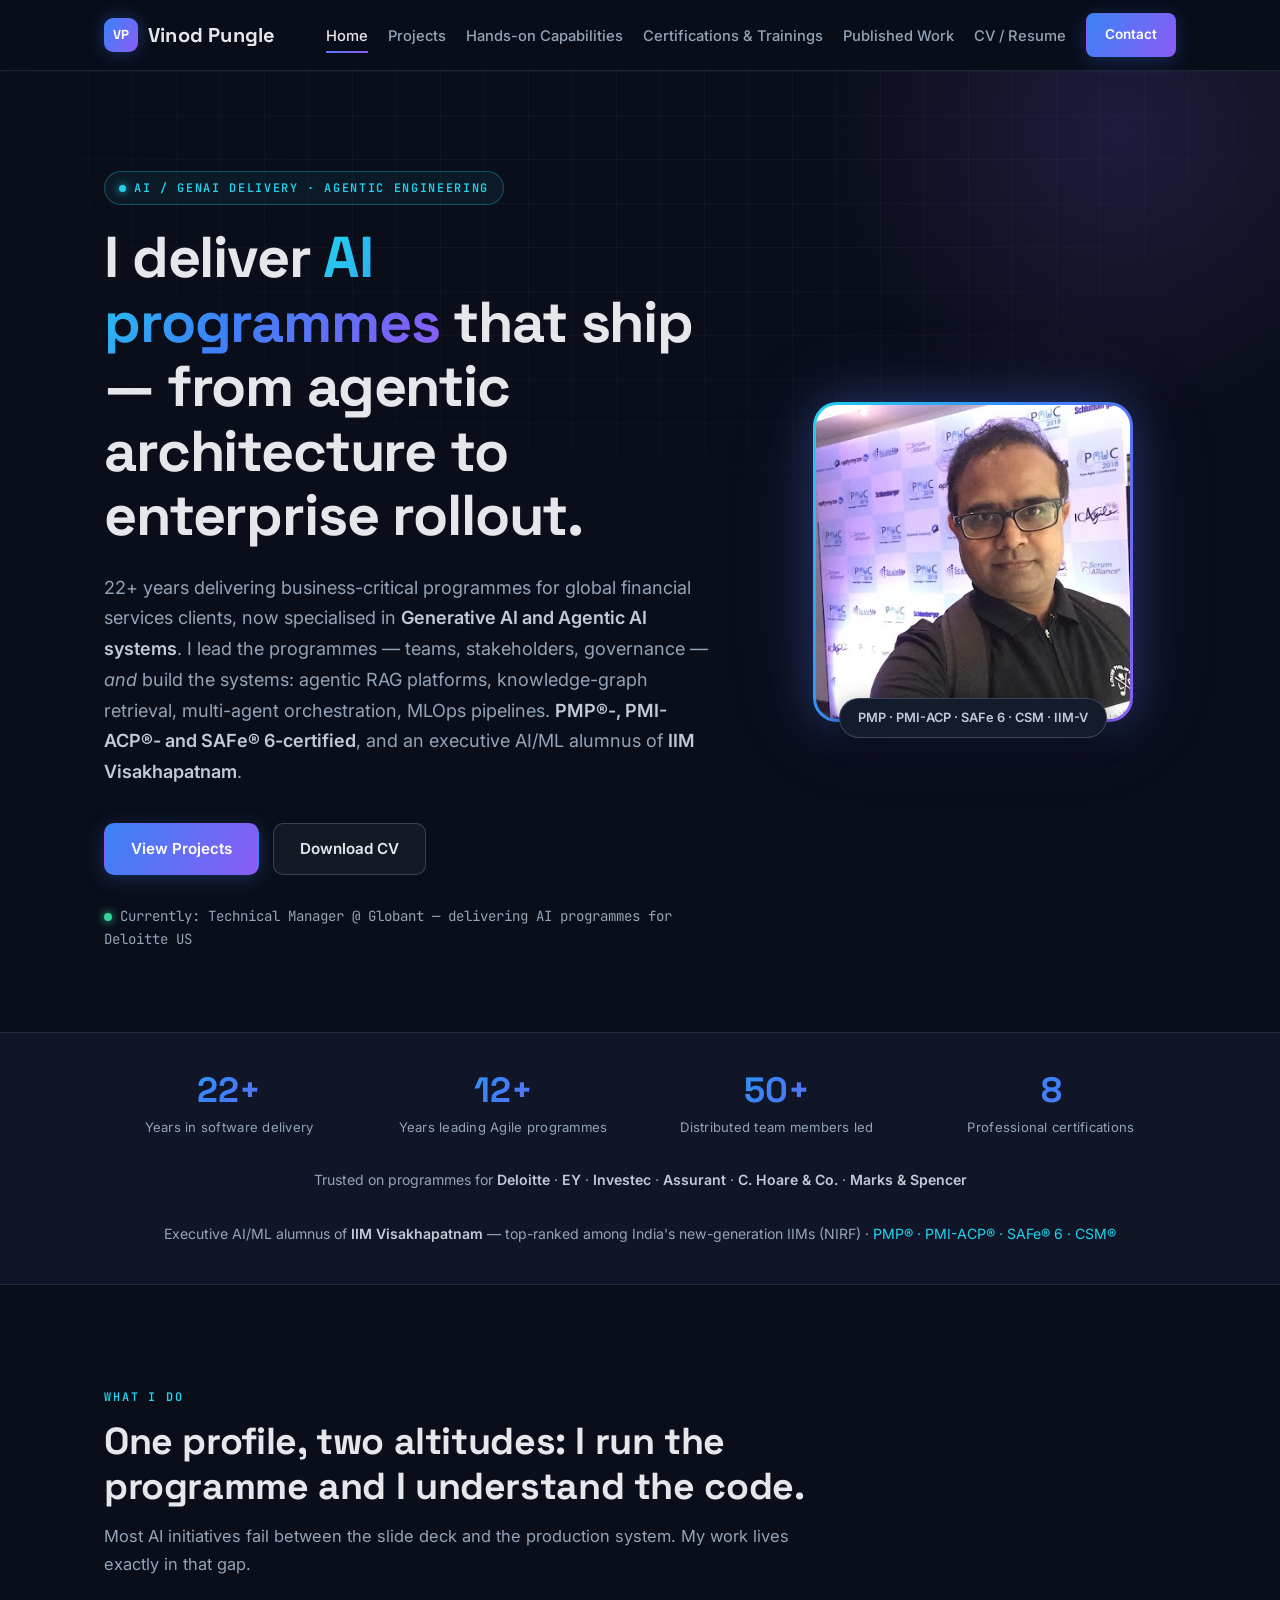
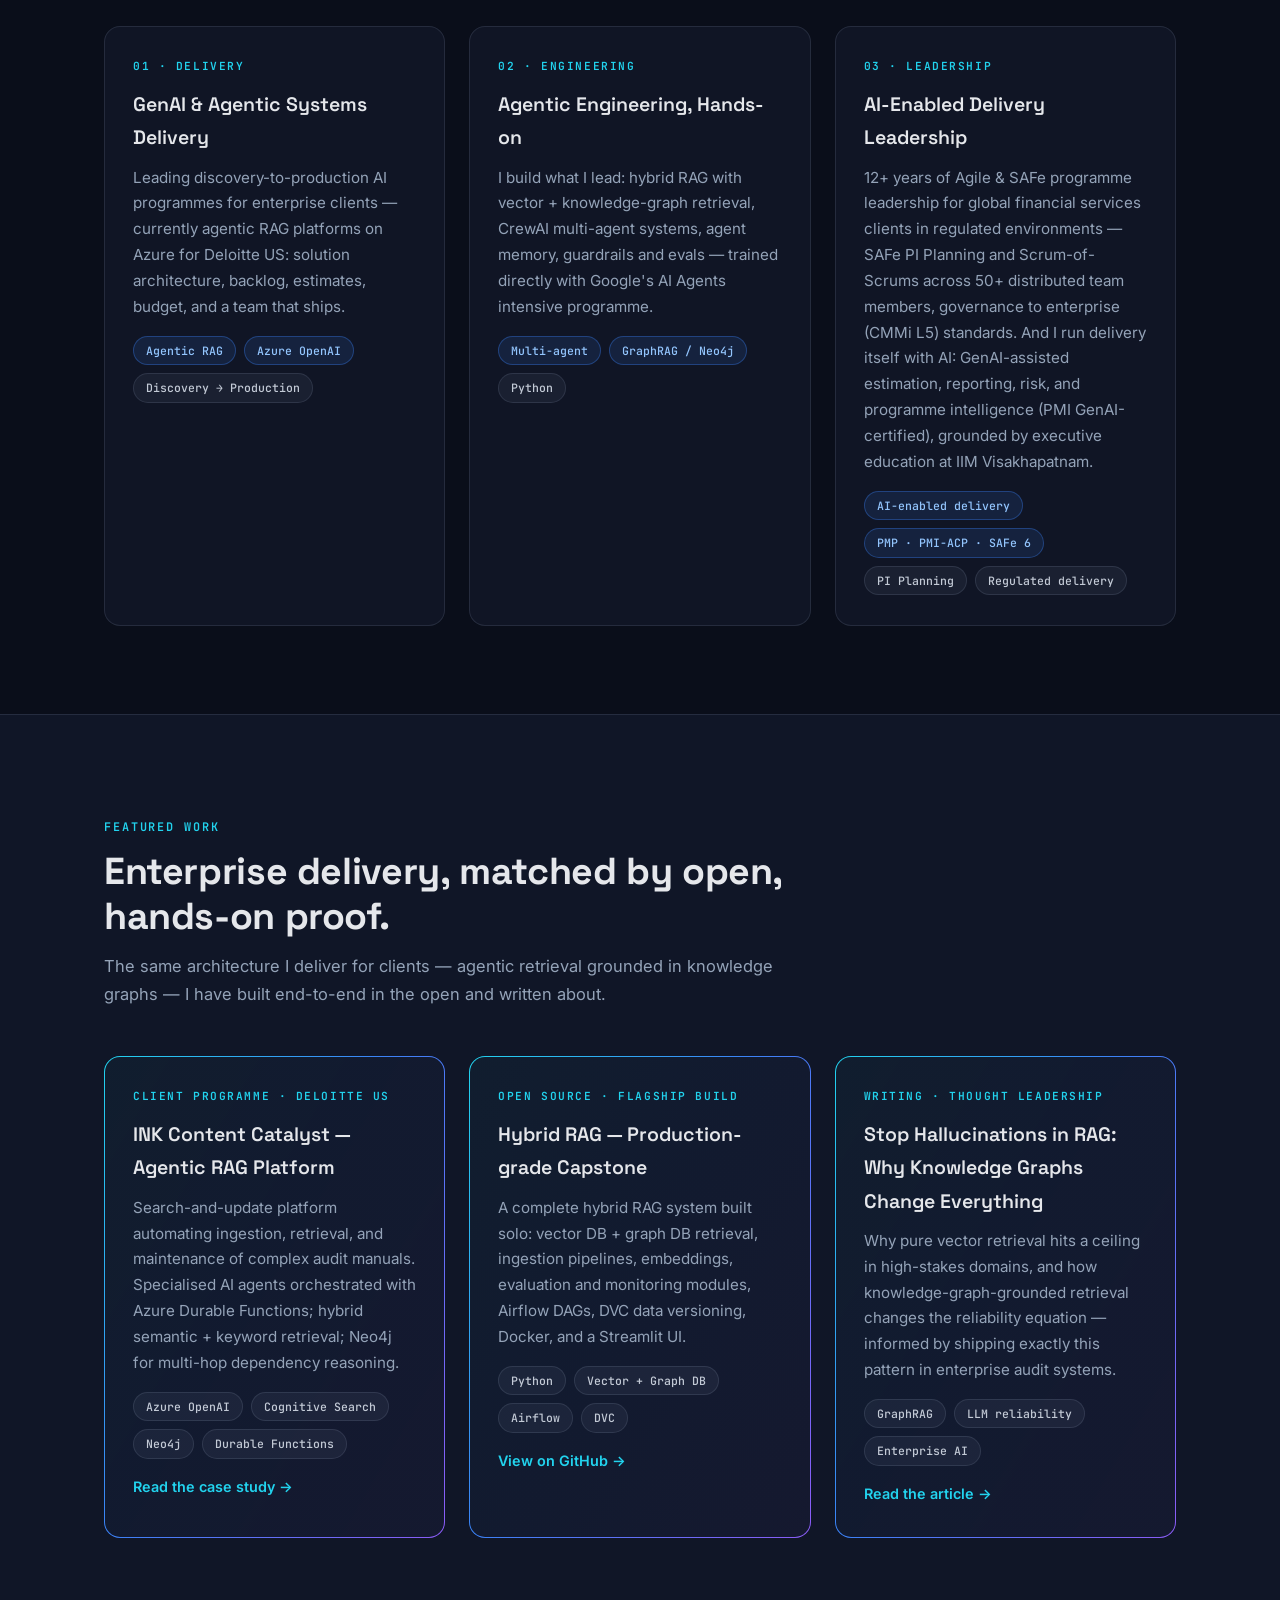
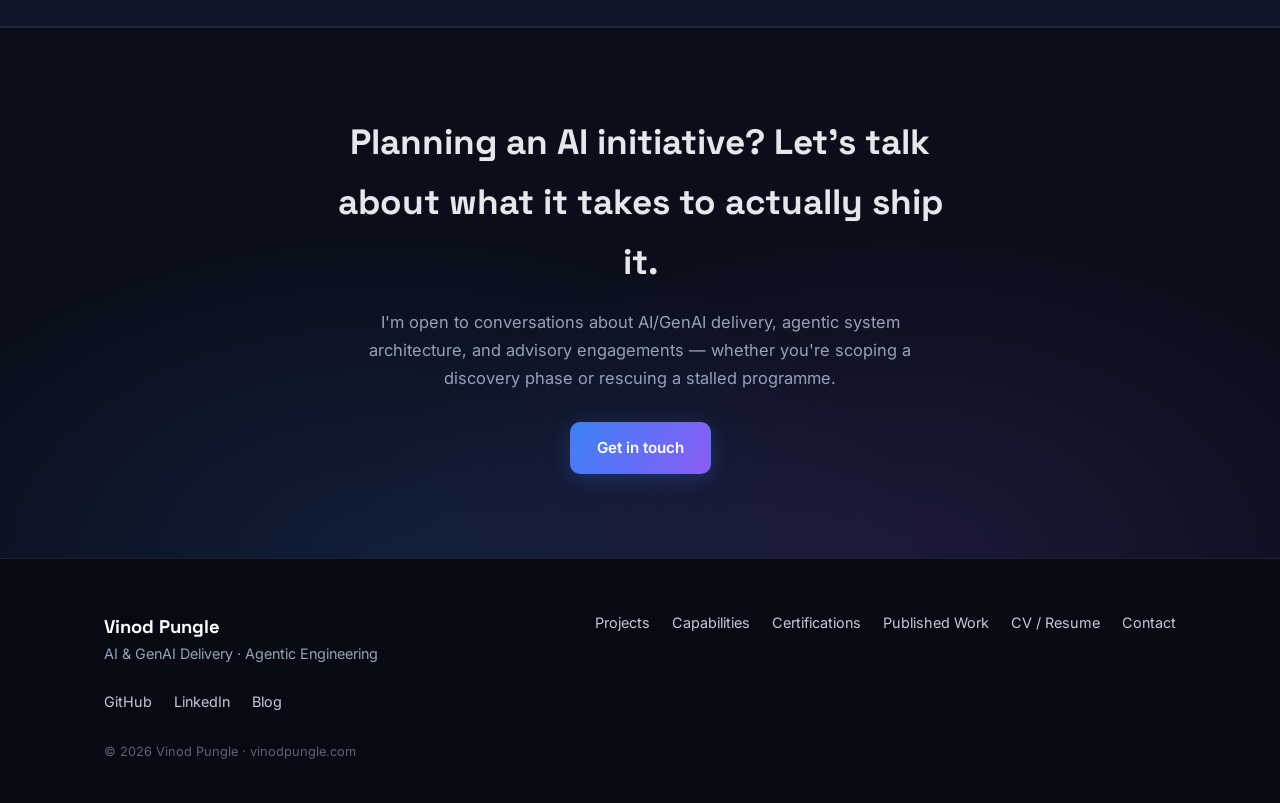
<file: index.html>
<!DOCTYPE html>
<html lang="en">
<head>
  <meta charset="UTF-8" />
  <meta name="viewport" content="width=device-width, initial-scale=1.0" />
  <title>Vinod Pungle — AI &amp; GenAI Delivery Leader · Agentic Engineering</title>
  <meta name="description" content="Vinod Pungle — AI & GenAI delivery leader and agentic engineering specialist. 22+ years delivering enterprise software; now shipping agentic RAG platforms for global clients." />
  <meta property="og:title" content="Vinod Pungle — AI & GenAI Delivery Leader" />
  <meta property="og:description" content="Delivering AI programmes that ship — from agentic architecture to enterprise rollout." />
  <meta property="og:type" content="website" />
  <link rel="icon" type="image/svg+xml" href="assets/favicon.svg" />
  <link rel="preconnect" href="https://fonts.googleapis.com" />
  <link rel="preconnect" href="https://fonts.gstatic.com" crossorigin />
  <link href="https://fonts.googleapis.com/css2?family=Space+Grotesk:wght@500;600;700&family=Inter:wght@400;500;600&family=JetBrains+Mono:wght@400;500;600&display=swap" rel="stylesheet" />
  <link rel="stylesheet" href="css/style.css" />
</head>
<body>

<header class="site-header">
  <div class="container">
    <a class="brand" href="index.html"><span class="brand-mark">VP</span> Vinod Pungle</a>
    <button class="nav-toggle" aria-label="Toggle navigation" aria-expanded="false">☰</button>
    <nav class="site-nav">
      <ul>
        <li><a href="index.html">Home</a></li>
        <li><a href="projects.html">Projects</a></li>
        <li><a href="capabilities.html">Hands-on Capabilities</a></li>
        <li><a href="certifications.html">Certifications &amp; Trainings</a></li>
        <li><a href="writing.html">Published Work</a></li>
        <li><a href="resume.html">CV / Resume</a></li>
        <li><a class="btn btn-primary btn-sm" href="contact.html">Contact</a></li>
      </ul>
    </nav>
  </div>
</header>

<main>

  <!-- Hero -->
  <section class="hero">
    <div class="container">
      <div class="hero-grid">
        <div>
          <span class="eyebrow">AI / GenAI Delivery · Agentic Engineering</span>
          <h1>I deliver <span class="grad-text">AI programmes</span> that ship — from agentic architecture to enterprise rollout.</h1>
          <p class="lede">
            22+ years delivering business-critical programmes for global financial services clients, now specialised in
            <strong>Generative AI and Agentic AI systems</strong>. I lead the programmes — teams, stakeholders, governance —
            <em>and</em> build the systems: agentic RAG platforms, knowledge-graph retrieval, multi-agent orchestration, MLOps pipelines.
            <strong>PMP®-, PMI-ACP®- and SAFe® 6-certified</strong>, and an executive AI/ML alumnus of <strong>IIM Visakhapatnam</strong>.
          </p>
          <div class="hero-actions">
            <a class="btn btn-primary" href="projects.html">View Projects</a>
            <a class="btn btn-secondary" href="assets/Vinod_Pungle_Resume.pdf" download>Download CV</a>
          </div>
          <p class="hero-status"><span class="dot"></span>Currently: Technical Manager @ Globant — delivering AI programmes for Deloitte&nbsp;US</p>
        </div>
        <div class="hero-portrait reveal">
          <div class="frame">
            <img src="assets/img/vinod.jpg" alt="Vinod Pungle" />
          </div>
          <a class="badge" href="certifications.html">PMP · PMI-ACP · SAFe 6 · CSM · IIM-V</a>
        </div>
      </div>
    </div>
  </section>

  <!-- Credibility bar -->
  <section class="cred-bar">
    <div class="container">
      <div class="cred-grid">
        <div><div class="num">22+</div><div class="lbl">Years in software delivery</div></div>
        <div><div class="num">12+</div><div class="lbl">Years leading Agile programmes</div></div>
        <div><div class="num">50+</div><div class="lbl">Distributed team members led</div></div>
        <div><div class="num">8</div><div class="lbl">Professional certifications</div></div>
      </div>
      <p class="client-strip">Trusted on programmes for
        <strong>Deloitte</strong> · <strong>EY</strong> · <strong>Investec</strong> ·
        <strong>Assurant</strong> · <strong>C.&nbsp;Hoare&nbsp;&amp;&nbsp;Co.</strong> · <strong>Marks&nbsp;&amp;&nbsp;Spencer</strong>
      </p>
      <p class="client-strip">Executive AI/ML alumnus of <strong>IIM Visakhapatnam</strong> — top-ranked among India's new-generation IIMs (NIRF) ·
        <a href="certifications.html">PMP® · PMI-ACP® · SAFe® 6 · CSM®</a>
      </p>
    </div>
  </section>

  <!-- What I do -->
  <section class="section">
    <div class="container">
      <div class="section-head reveal">
        <p class="kicker">What I do</p>
        <h2>One profile, two altitudes: I run the programme and I understand the code.</h2>
        <p>Most AI initiatives fail between the slide deck and the production system. My work lives exactly in that gap.</p>
      </div>
      <div class="grid-3">
        <div class="card reveal">
          <p class="kicker">01 · Delivery</p>
          <h3>GenAI &amp; Agentic Systems Delivery</h3>
          <p>Leading discovery-to-production AI programmes for enterprise clients — currently agentic RAG platforms on Azure for Deloitte US: solution architecture, backlog, estimates, budget, and a team that ships.</p>
          <div class="chips">
            <span class="chip accent">Agentic RAG</span><span class="chip accent">Azure OpenAI</span><span class="chip">Discovery → Production</span>
          </div>
        </div>
        <div class="card reveal">
          <p class="kicker">02 · Engineering</p>
          <h3>Agentic Engineering, Hands-on</h3>
          <p>I build what I lead: hybrid RAG with vector + knowledge-graph retrieval, CrewAI multi-agent systems, agent memory, guardrails and evals — trained directly with Google's AI Agents intensive programme.</p>
          <div class="chips">
            <span class="chip accent">Multi-agent</span><span class="chip accent">GraphRAG / Neo4j</span><span class="chip">Python</span>
          </div>
        </div>
        <div class="card reveal">
          <p class="kicker">03 · Leadership</p>
          <h3>AI-Enabled Delivery Leadership</h3>
          <p>12+ years of Agile &amp; SAFe programme leadership for global financial services clients in regulated environments — SAFe PI Planning and Scrum-of-Scrums across 50+ distributed team members, governance to enterprise (CMMi L5) standards. And I run delivery itself with AI: GenAI-assisted estimation, reporting, risk, and programme intelligence (PMI GenAI-certified), grounded by executive education at IIM Visakhapatnam.</p>
          <div class="chips">
            <span class="chip accent">AI-enabled delivery</span><span class="chip accent">PMP · PMI-ACP · SAFe 6</span><span class="chip">PI Planning</span><span class="chip">Regulated delivery</span>
          </div>
        </div>
      </div>
    </div>
  </section>

  <!-- Featured work -->
  <section class="section alt">
    <div class="container">
      <div class="section-head reveal">
        <p class="kicker">Featured work</p>
        <h2>Enterprise delivery, matched by open, hands-on proof.</h2>
        <p>The same architecture I deliver for clients — agentic retrieval grounded in knowledge graphs — I have built end-to-end in the open and written about.</p>
      </div>
      <div class="grid-3">
        <div class="card card-featured reveal">
          <p class="kicker">Client programme · Deloitte US</p>
          <h3>INK Content Catalyst — Agentic RAG Platform</h3>
          <p>Search-and-update platform automating ingestion, retrieval, and maintenance of complex audit manuals. Specialised AI agents orchestrated with Azure Durable Functions; hybrid semantic + keyword retrieval; Neo4j for multi-hop dependency reasoning.</p>
          <div class="chips">
            <span class="chip">Azure OpenAI</span><span class="chip">Cognitive Search</span><span class="chip">Neo4j</span><span class="chip">Durable Functions</span>
          </div>
          <a class="card-link" href="projects.html">Read the case study</a>
        </div>
        <div class="card card-featured reveal">
          <p class="kicker">Open source · Flagship build</p>
          <h3>Hybrid RAG — Production-grade Capstone</h3>
          <p>A complete hybrid RAG system built solo: vector DB + graph DB retrieval, ingestion pipelines, embeddings, evaluation and monitoring modules, Airflow DAGs, DVC data versioning, Docker, and a Streamlit UI.</p>
          <div class="chips">
            <span class="chip">Python</span><span class="chip">Vector + Graph DB</span><span class="chip">Airflow</span><span class="chip">DVC</span>
          </div>
          <a class="card-link" href="https://github.com/VinodPungle/hybrid-rag-capstone" target="_blank" rel="noopener">View on GitHub</a>
        </div>
        <div class="card card-featured reveal">
          <p class="kicker">Writing · Thought leadership</p>
          <h3>Stop Hallucinations in RAG: Why Knowledge Graphs Change Everything</h3>
          <p>Why pure vector retrieval hits a ceiling in high-stakes domains, and how knowledge-graph-grounded retrieval changes the reliability equation — informed by shipping exactly this pattern in enterprise audit systems.</p>
          <div class="chips">
            <span class="chip">GraphRAG</span><span class="chip">LLM reliability</span><span class="chip">Enterprise AI</span>
          </div>
          <a class="card-link" href="https://vinood.hashnode.dev/stop-hallucinations-in-rag-why-knowledge-graphs-change-everything" target="_blank" rel="noopener">Read the article</a>
        </div>
      </div>
    </div>
  </section>

  <!-- CTA -->
  <section class="cta-band">
    <div class="container">
      <h2>Planning an AI initiative? Let's talk about what it takes to actually ship it.</h2>
      <p>I'm open to conversations about AI/GenAI delivery, agentic system architecture, and advisory engagements — whether you're scoping a discovery phase or rescuing a stalled programme.</p>
      <a class="btn btn-primary" href="contact.html">Get in touch</a>
    </div>
  </section>

</main>

<footer class="site-footer">
  <div class="container">
    <div class="footer-grid">
      <div>
        <div class="foot-brand">Vinod Pungle</div>
        <p>AI &amp; GenAI Delivery · Agentic Engineering</p>
      </div>
      <div class="foot-links">
        <a href="projects.html">Projects</a>
        <a href="capabilities.html">Capabilities</a>
        <a href="certifications.html">Certifications</a>
        <a href="writing.html">Published Work</a>
        <a href="resume.html">CV / Resume</a>
        <a href="contact.html">Contact</a>
      </div>
      <div class="foot-links">
        <a href="https://github.com/VinodPungle" target="_blank" rel="noopener">GitHub</a>
        <a href="https://www.linkedin.com/in/vinodpungle" target="_blank" rel="noopener">LinkedIn</a>
        <a href="https://vinood.hashnode.dev" target="_blank" rel="noopener">Blog</a>
      </div>
    </div>
    <p class="foot-note">© 2026 Vinod Pungle · vinodpungle.com</p>
  </div>
</footer>

<script src="js/main.js"></script>
</body>
</html>
</file>
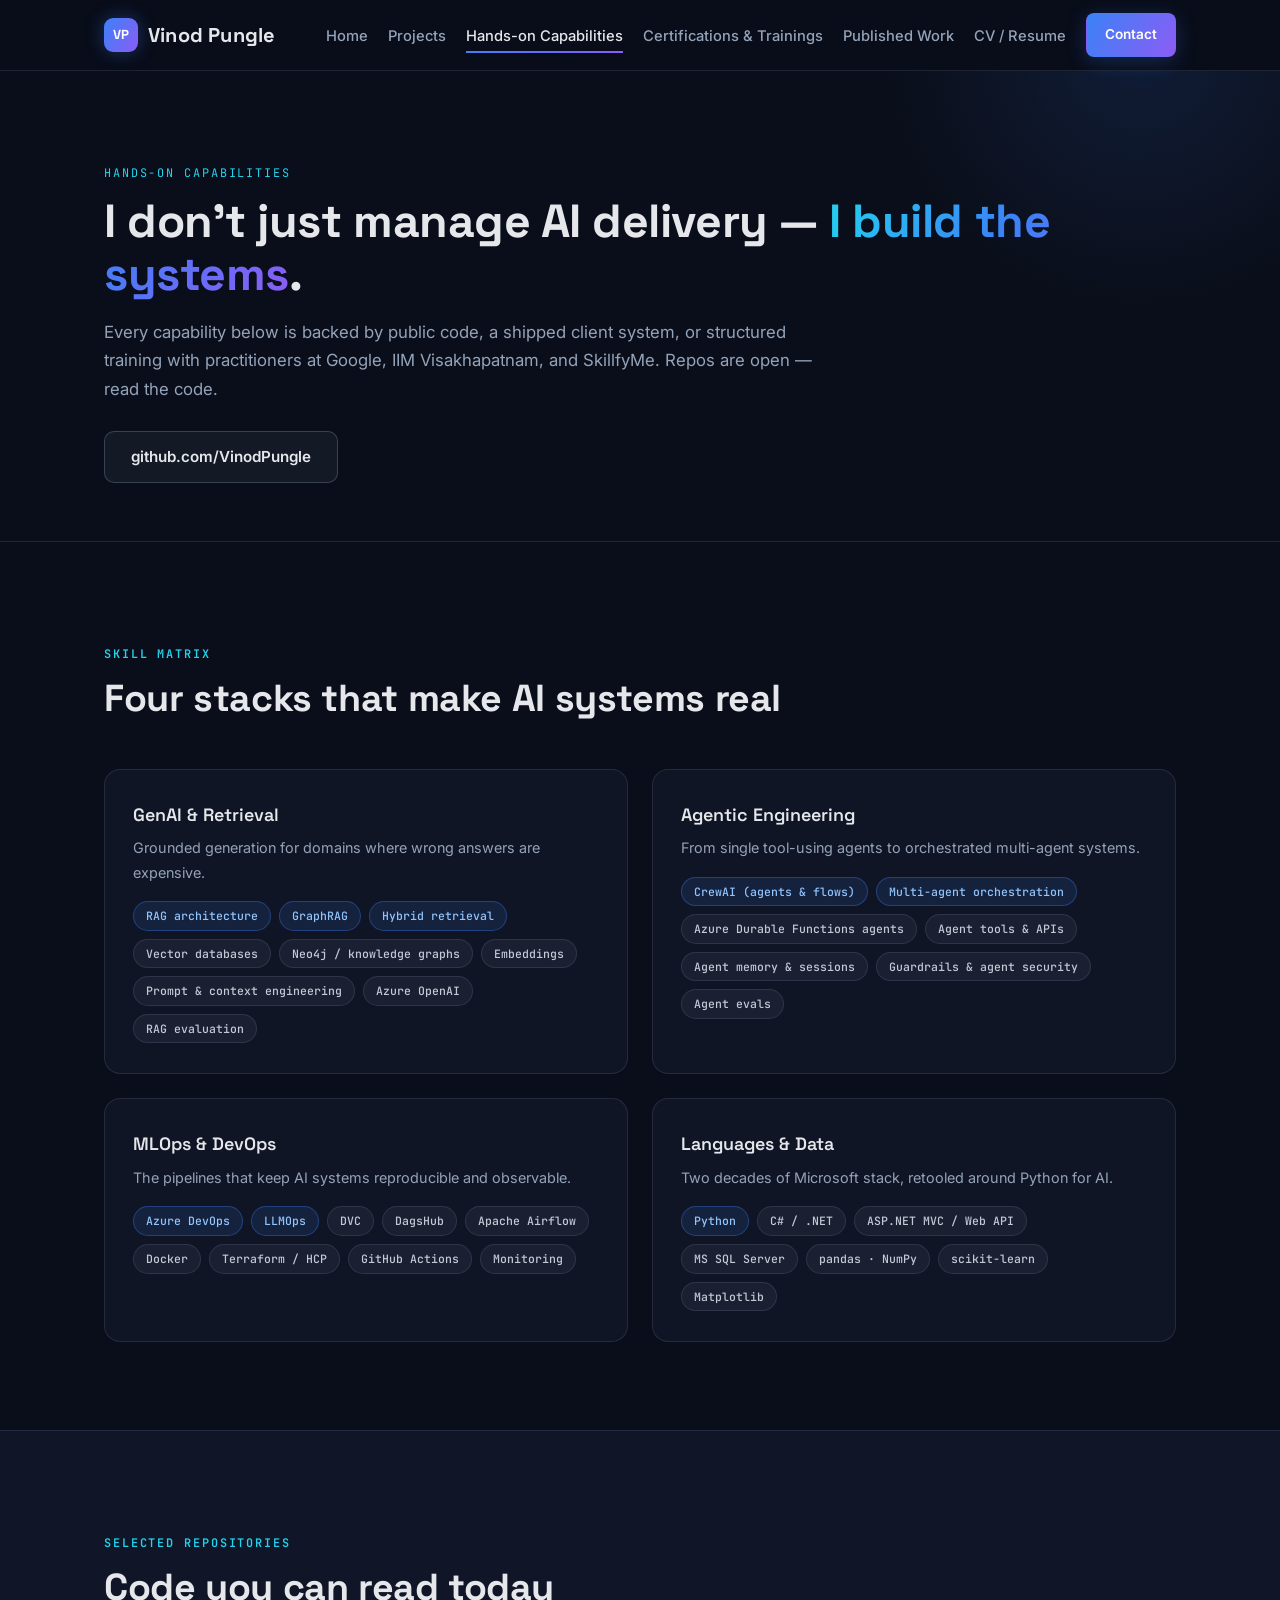
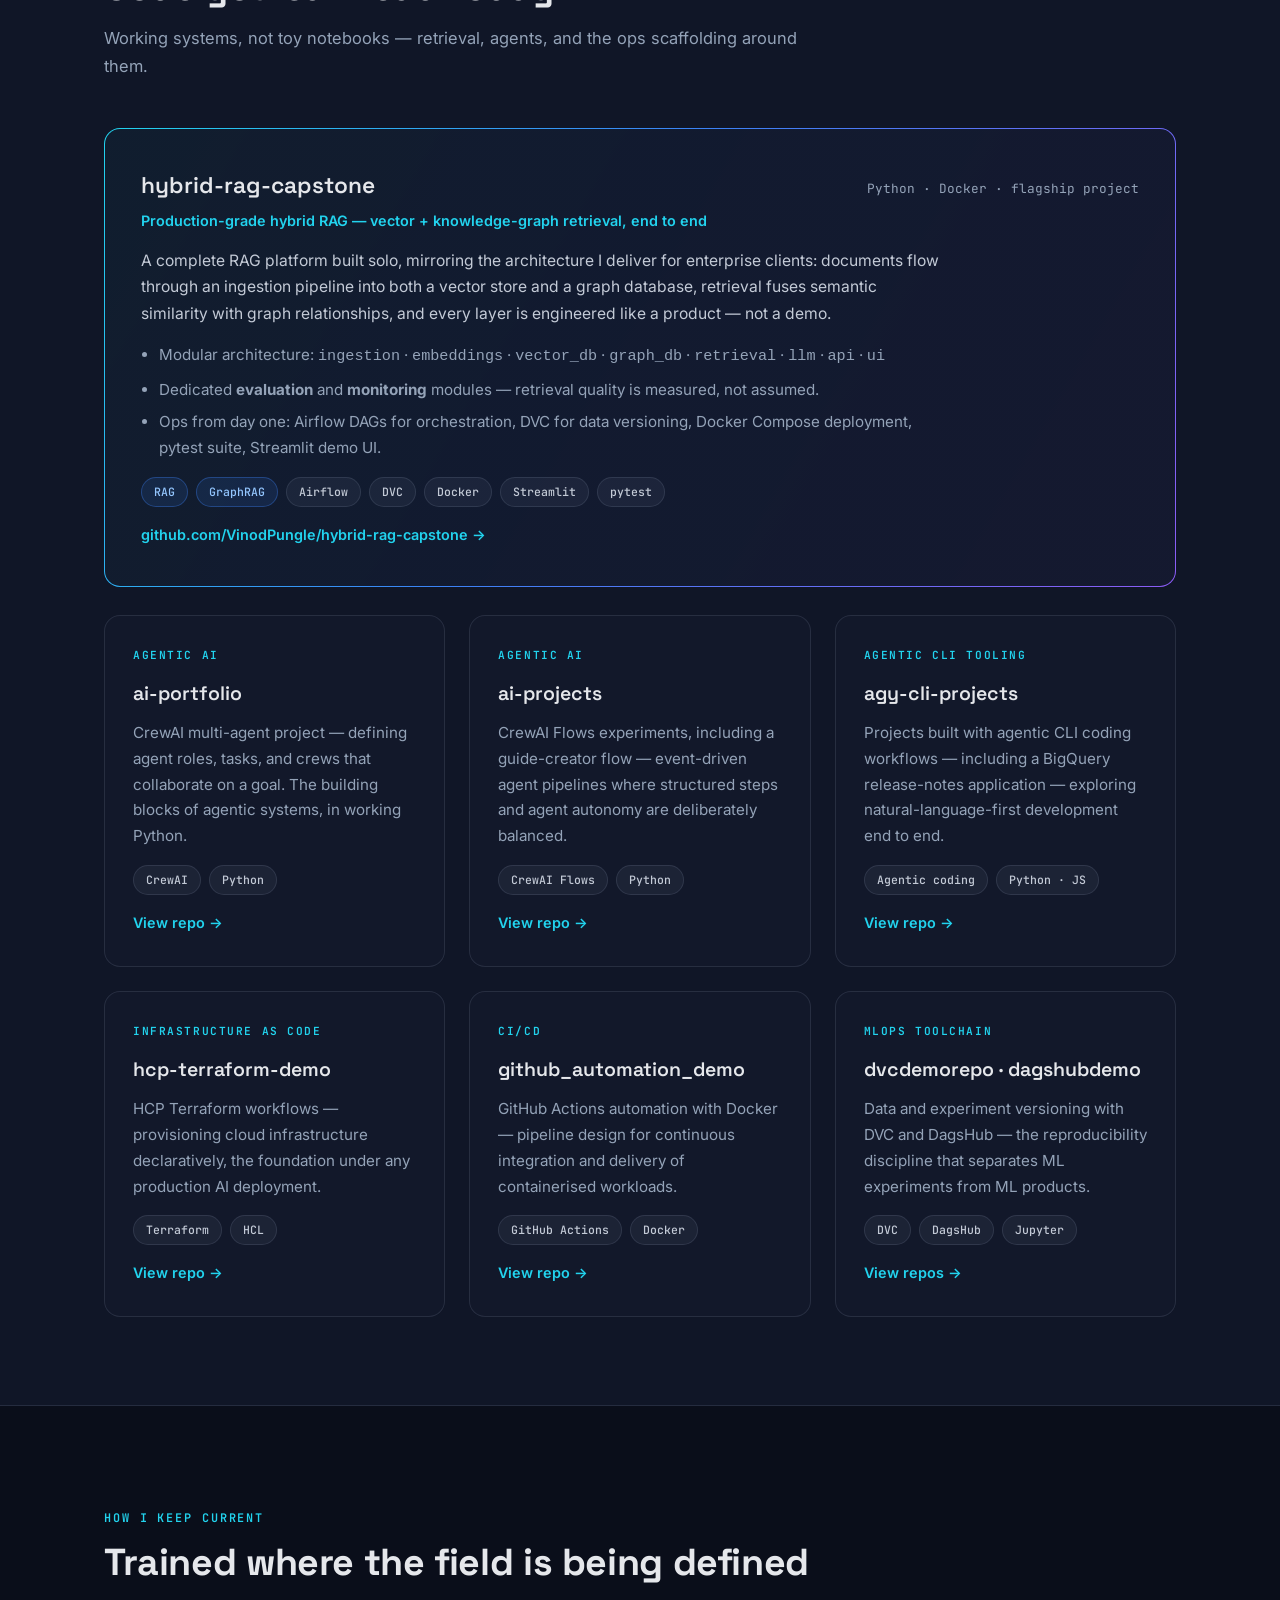
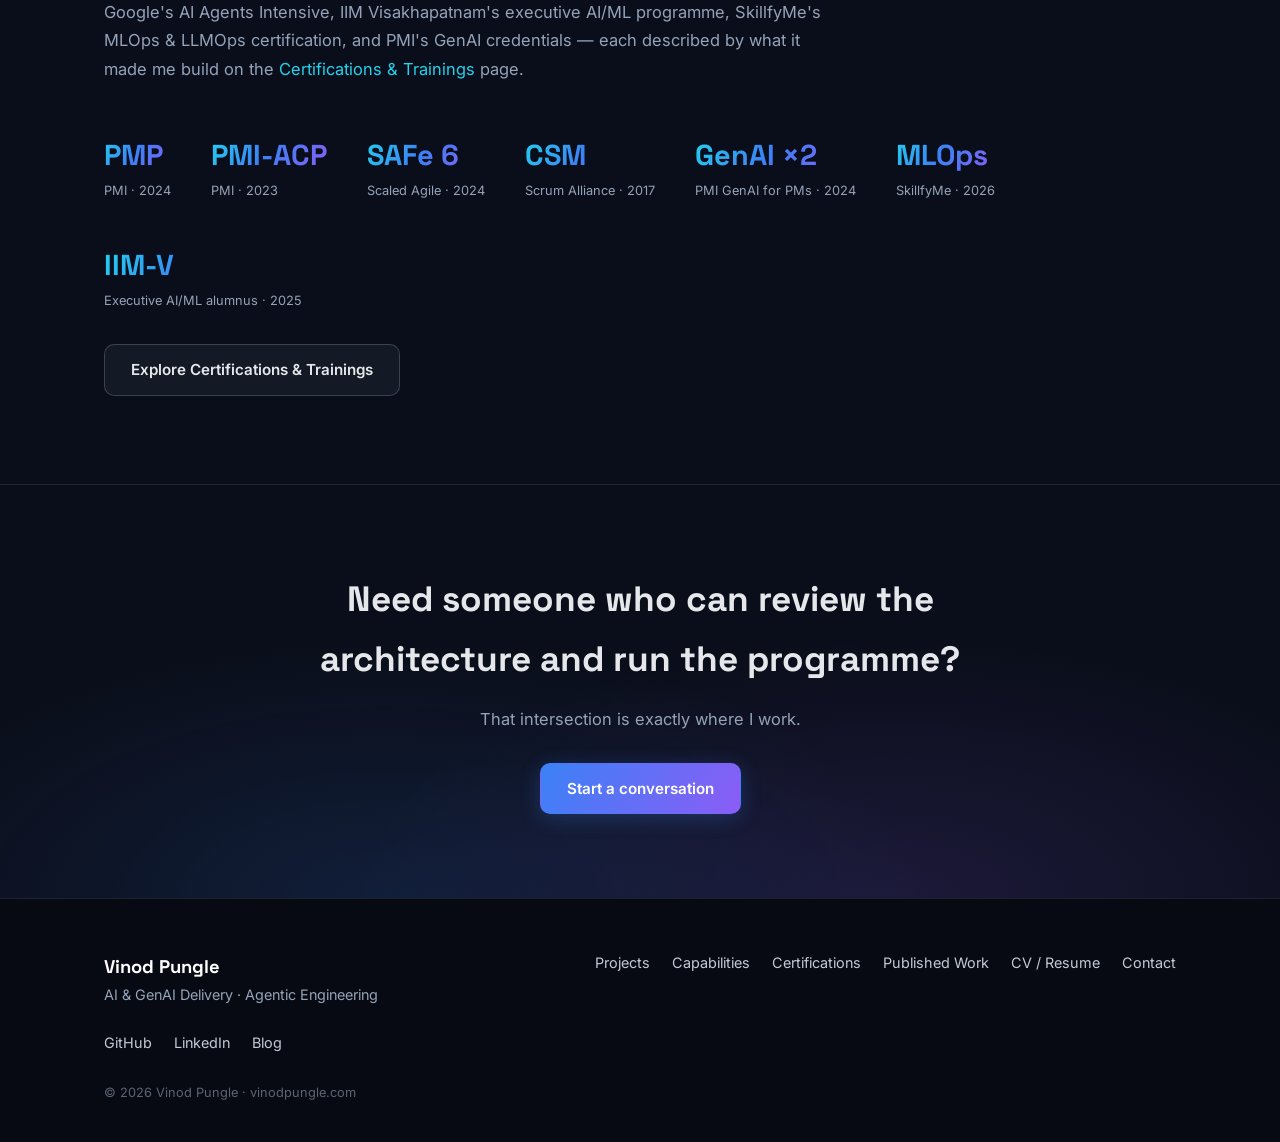
<file: capabilities.html>
<!DOCTYPE html>
<html lang="en">
<head>
  <meta charset="UTF-8" />
  <meta name="viewport" content="width=device-width, initial-scale=1.0" />
  <title>Hands-on Capabilities — Vinod Pungle</title>
  <meta name="description" content="Hands-on GenAI, agentic engineering, and MLOps capabilities: hybrid RAG with knowledge graphs, CrewAI multi-agent systems, DVC, Airflow, Terraform, Azure." />
  <link rel="icon" type="image/svg+xml" href="assets/favicon.svg" />
  <link rel="preconnect" href="https://fonts.googleapis.com" />
  <link rel="preconnect" href="https://fonts.gstatic.com" crossorigin />
  <link href="https://fonts.googleapis.com/css2?family=Space+Grotesk:wght@500;600;700&family=Inter:wght@400;500;600&family=JetBrains+Mono:wght@400;500;600&display=swap" rel="stylesheet" />
  <link rel="stylesheet" href="css/style.css" />
</head>
<body>

<header class="site-header">
  <div class="container">
    <a class="brand" href="index.html"><span class="brand-mark">VP</span> Vinod Pungle</a>
    <button class="nav-toggle" aria-label="Toggle navigation" aria-expanded="false">☰</button>
    <nav class="site-nav">
      <ul>
        <li><a href="index.html">Home</a></li>
        <li><a href="projects.html">Projects</a></li>
        <li><a href="capabilities.html">Hands-on Capabilities</a></li>
        <li><a href="certifications.html">Certifications &amp; Trainings</a></li>
        <li><a href="writing.html">Published Work</a></li>
        <li><a href="resume.html">CV / Resume</a></li>
        <li><a class="btn btn-primary btn-sm" href="contact.html">Contact</a></li>
      </ul>
    </nav>
  </div>
</header>

<main>

  <section class="page-hero">
    <div class="container">
      <p style="font-family: var(--font-mono); font-size: 0.74rem; letter-spacing: 0.16em; text-transform: uppercase; color: var(--cyan); margin-bottom: 12px;">Hands-on Capabilities</p>
      <h1>I don't just manage AI delivery — <span class="grad-text">I build the systems</span>.</h1>
      <p>Every capability below is backed by public code, a shipped client system, or structured training with practitioners at Google, IIM Visakhapatnam, and SkillfyMe. Repos are open — read the code.</p>
      <div class="hero-actions">
        <a class="btn btn-secondary" href="https://github.com/VinodPungle" target="_blank" rel="noopener">github.com/VinodPungle</a>
      </div>
    </div>
  </section>

  <!-- Skill matrix -->
  <section class="section">
    <div class="container">
      <div class="section-head reveal">
        <p class="kicker">Skill matrix</p>
        <h2>Four stacks that make AI systems real</h2>
      </div>
      <div class="grid-2">
        <div class="card skill-group reveal">
          <h3>GenAI &amp; Retrieval</h3>
          <p>Grounded generation for domains where wrong answers are expensive.</p>
          <div class="chips">
            <span class="chip accent">RAG architecture</span><span class="chip accent">GraphRAG</span><span class="chip accent">Hybrid retrieval</span>
            <span class="chip">Vector databases</span><span class="chip">Neo4j / knowledge graphs</span><span class="chip">Embeddings</span>
            <span class="chip">Prompt &amp; context engineering</span><span class="chip">Azure OpenAI</span><span class="chip">RAG evaluation</span>
          </div>
        </div>
        <div class="card skill-group reveal">
          <h3>Agentic Engineering</h3>
          <p>From single tool-using agents to orchestrated multi-agent systems.</p>
          <div class="chips">
            <span class="chip accent">CrewAI (agents &amp; flows)</span><span class="chip accent">Multi-agent orchestration</span>
            <span class="chip">Azure Durable Functions agents</span><span class="chip">Agent tools &amp; APIs</span>
            <span class="chip">Agent memory &amp; sessions</span><span class="chip">Guardrails &amp; agent security</span><span class="chip">Agent evals</span>
          </div>
        </div>
        <div class="card skill-group reveal">
          <h3>MLOps &amp; DevOps</h3>
          <p>The pipelines that keep AI systems reproducible and observable.</p>
          <div class="chips">
            <span class="chip accent">Azure DevOps</span><span class="chip accent">LLMOps</span><span class="chip">DVC</span><span class="chip">DagsHub</span>
            <span class="chip">Apache Airflow</span><span class="chip">Docker</span><span class="chip">Terraform / HCP</span>
            <span class="chip">GitHub Actions</span><span class="chip">Monitoring</span>
          </div>
        </div>
        <div class="card skill-group reveal">
          <h3>Languages &amp; Data</h3>
          <p>Two decades of Microsoft stack, retooled around Python for AI.</p>
          <div class="chips">
            <span class="chip accent">Python</span><span class="chip">C# / .NET</span><span class="chip">ASP.NET MVC / Web API</span>
            <span class="chip">MS SQL Server</span><span class="chip">pandas · NumPy</span><span class="chip">scikit-learn</span><span class="chip">Matplotlib</span>
          </div>
        </div>
      </div>
    </div>
  </section>

  <!-- Featured repos -->
  <section class="section alt">
    <div class="container">
      <div class="section-head reveal">
        <p class="kicker">Selected repositories</p>
        <h2>Code you can read today</h2>
        <p>Working systems, not toy notebooks — retrieval, agents, and the ops scaffolding around them.</p>
      </div>

      <article class="case card-featured reveal" style="border: 1px solid transparent; background: linear-gradient(rgba(16,22,39,0.96), rgba(16,22,39,0.96)) padding-box, var(--accent-grad-wide) border-box;">
        <div class="case-top">
          <h3>hybrid-rag-capstone</h3>
          <span class="case-meta">Python · Docker · flagship project</span>
        </div>
        <p class="case-role">Production-grade hybrid RAG — vector + knowledge-graph retrieval, end to end</p>
        <p class="case-summary">
          A complete RAG platform built solo, mirroring the architecture I deliver for enterprise clients: documents flow through an
          ingestion pipeline into both a vector store and a graph database, retrieval fuses semantic similarity with graph relationships,
          and every layer is engineered like a product — not a demo.
        </p>
        <ul>
          <li>Modular architecture: <code>ingestion</code> · <code>embeddings</code> · <code>vector_db</code> · <code>graph_db</code> · <code>retrieval</code> · <code>llm</code> · <code>api</code> · <code>ui</code></li>
          <li>Dedicated <strong>evaluation</strong> and <strong>monitoring</strong> modules — retrieval quality is measured, not assumed.</li>
          <li>Ops from day one: Airflow DAGs for orchestration, DVC for data versioning, Docker Compose deployment, pytest suite, Streamlit demo UI.</li>
        </ul>
        <div class="chips">
          <span class="chip accent">RAG</span><span class="chip accent">GraphRAG</span><span class="chip">Airflow</span><span class="chip">DVC</span><span class="chip">Docker</span><span class="chip">Streamlit</span><span class="chip">pytest</span>
        </div>
        <a class="card-link" href="https://github.com/VinodPungle/hybrid-rag-capstone" target="_blank" rel="noopener">github.com/VinodPungle/hybrid-rag-capstone</a>
      </article>

      <div class="grid-3" style="margin-top: 28px;">
        <div class="card reveal">
          <p class="kicker">Agentic AI</p>
          <h3>ai-portfolio</h3>
          <p>CrewAI multi-agent project — defining agent roles, tasks, and crews that collaborate on a goal. The building blocks of agentic systems, in working Python.</p>
          <div class="chips"><span class="chip">CrewAI</span><span class="chip">Python</span></div>
          <a class="card-link" href="https://github.com/VinodPungle/ai-portfolio" target="_blank" rel="noopener">View repo</a>
        </div>
        <div class="card reveal">
          <p class="kicker">Agentic AI</p>
          <h3>ai-projects</h3>
          <p>CrewAI Flows experiments, including a guide-creator flow — event-driven agent pipelines where structured steps and agent autonomy are deliberately balanced.</p>
          <div class="chips"><span class="chip">CrewAI Flows</span><span class="chip">Python</span></div>
          <a class="card-link" href="https://github.com/VinodPungle/ai-projects" target="_blank" rel="noopener">View repo</a>
        </div>
        <div class="card reveal">
          <p class="kicker">Agentic CLI tooling</p>
          <h3>agy-cli-projects</h3>
          <p>Projects built with agentic CLI coding workflows — including a BigQuery release-notes application — exploring natural-language-first development end to end.</p>
          <div class="chips"><span class="chip">Agentic coding</span><span class="chip">Python · JS</span></div>
          <a class="card-link" href="https://github.com/VinodPungle/agy-cli-projects" target="_blank" rel="noopener">View repo</a>
        </div>
        <div class="card reveal">
          <p class="kicker">Infrastructure as Code</p>
          <h3>hcp-terraform-demo</h3>
          <p>HCP Terraform workflows — provisioning cloud infrastructure declaratively, the foundation under any production AI deployment.</p>
          <div class="chips"><span class="chip">Terraform</span><span class="chip">HCL</span></div>
          <a class="card-link" href="https://github.com/VinodPungle/hcp-terraform-demo" target="_blank" rel="noopener">View repo</a>
        </div>
        <div class="card reveal">
          <p class="kicker">CI/CD</p>
          <h3>github_automation_demo</h3>
          <p>GitHub Actions automation with Docker — pipeline design for continuous integration and delivery of containerised workloads.</p>
          <div class="chips"><span class="chip">GitHub Actions</span><span class="chip">Docker</span></div>
          <a class="card-link" href="https://github.com/VinodPungle/github_automation_demo" target="_blank" rel="noopener">View repo</a>
        </div>
        <div class="card reveal">
          <p class="kicker">MLOps toolchain</p>
          <h3>dvcdemorepo · dagshubdemo</h3>
          <p>Data and experiment versioning with DVC and DagsHub — the reproducibility discipline that separates ML experiments from ML products.</p>
          <div class="chips"><span class="chip">DVC</span><span class="chip">DagsHub</span><span class="chip">Jupyter</span></div>
          <a class="card-link" href="https://github.com/VinodPungle?tab=repositories" target="_blank" rel="noopener">View repos</a>
        </div>
      </div>
    </div>
  </section>

  <!-- How I keep current -->
  <section class="section">
    <div class="container">
      <div class="section-head reveal">
        <p class="kicker">How I keep current</p>
        <h2>Trained where the field is being defined</h2>
        <p>Google's AI Agents Intensive, IIM Visakhapatnam's executive AI/ML programme, SkillfyMe's MLOps &amp; LLMOps certification, and PMI's GenAI credentials — each described by what it made me build on the <a href="certifications.html">Certifications &amp; Trainings</a> page.</p>
      </div>
      <div class="stat-inline reveal">
        <div><a href="https://www.credly.com/badges/fbb6eb1f-5d1f-4442-97fe-d1e4711340a9" target="_blank" rel="noopener"><div class="num">PMP</div><div class="lbl">PMI · 2024</div></a></div>
        <div><a href="https://www.credly.com/badges/975c1c2b-0308-4c66-bfe0-5e9c6ff58ddd" target="_blank" rel="noopener"><div class="num">PMI-ACP</div><div class="lbl">PMI · 2023</div></a></div>
        <div><a href="https://www.credly.com/badges/b09686ef-4cfa-47ed-994a-fbc08e043754" target="_blank" rel="noopener"><div class="num">SAFe 6</div><div class="lbl">Scaled Agile · 2024</div></a></div>
        <div><a href="https://www.scrumalliance.org/community/profile/vpungle" target="_blank" rel="noopener"><div class="num">CSM</div><div class="lbl">Scrum Alliance · 2017</div></a></div>
        <div><a href="https://www.credly.com/badges/566c0b26-760e-4dbe-99fc-5863f07123d3" target="_blank" rel="noopener"><div class="num">GenAI ×2</div><div class="lbl">PMI GenAI for PMs · 2024</div></a></div>
        <div><a href="https://www.linkedin.com/in/vinodpungle/details/certifications/" target="_blank" rel="noopener"><div class="num">MLOps</div><div class="lbl">SkillfyMe · 2026</div></a></div>
        <div><a href="certifications.html"><div class="num">IIM-V</div><div class="lbl">Executive AI/ML alumnus · 2025</div></a></div>
      </div>
      <div class="hero-actions reveal" style="margin-top: 32px;">
        <a class="btn btn-secondary" href="certifications.html">Explore Certifications &amp; Trainings</a>
      </div>
    </div>
  </section>

  <section class="cta-band">
    <div class="container">
      <h2>Need someone who can review the architecture and run the programme?</h2>
      <p>That intersection is exactly where I work.</p>
      <a class="btn btn-primary" href="contact.html">Start a conversation</a>
    </div>
  </section>

</main>

<footer class="site-footer">
  <div class="container">
    <div class="footer-grid">
      <div>
        <div class="foot-brand">Vinod Pungle</div>
        <p>AI &amp; GenAI Delivery · Agentic Engineering</p>
      </div>
      <div class="foot-links">
        <a href="projects.html">Projects</a>
        <a href="capabilities.html">Capabilities</a>
        <a href="certifications.html">Certifications</a>
        <a href="writing.html">Published Work</a>
        <a href="resume.html">CV / Resume</a>
        <a href="contact.html">Contact</a>
      </div>
      <div class="foot-links">
        <a href="https://github.com/VinodPungle" target="_blank" rel="noopener">GitHub</a>
        <a href="https://www.linkedin.com/in/vinodpungle" target="_blank" rel="noopener">LinkedIn</a>
        <a href="https://vinood.hashnode.dev" target="_blank" rel="noopener">Blog</a>
      </div>
    </div>
    <p class="foot-note">© 2026 Vinod Pungle · vinodpungle.com</p>
  </div>
</footer>

<script src="js/main.js"></script>
</body>
</html>
</file>
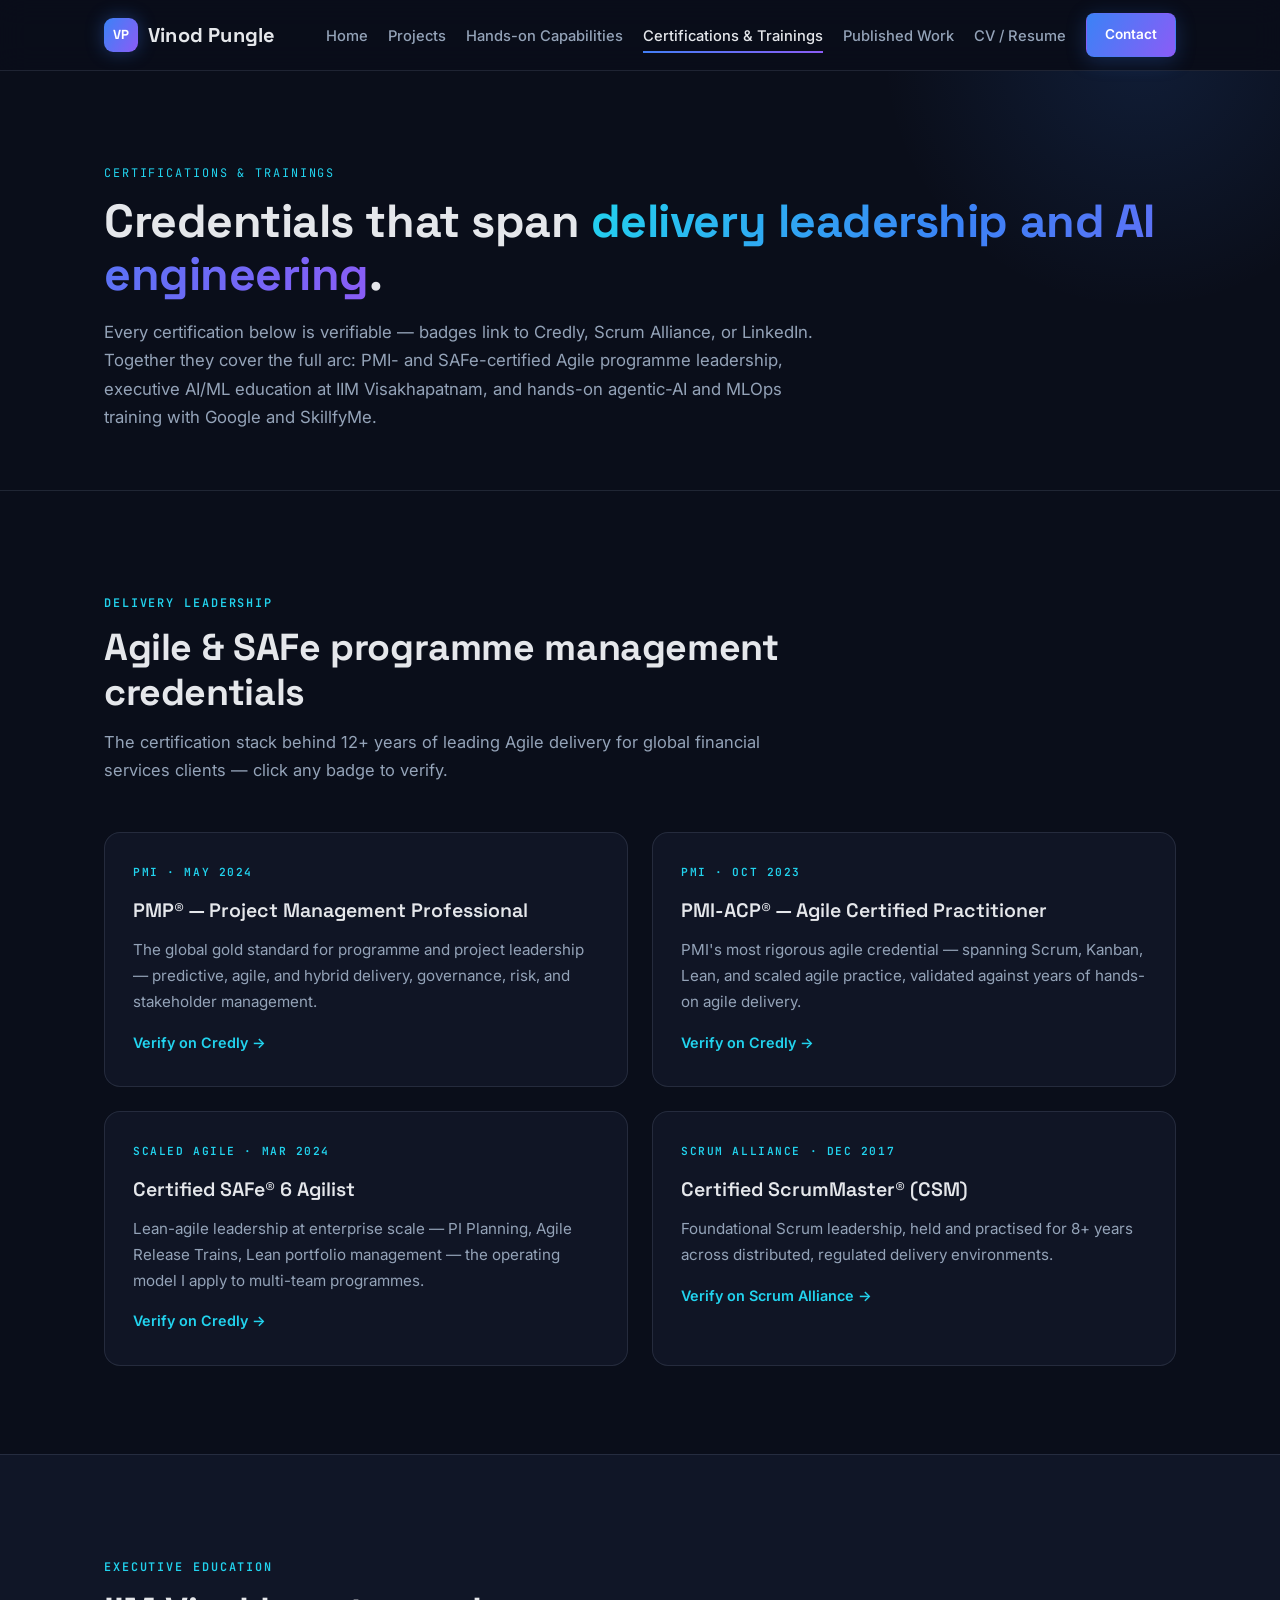
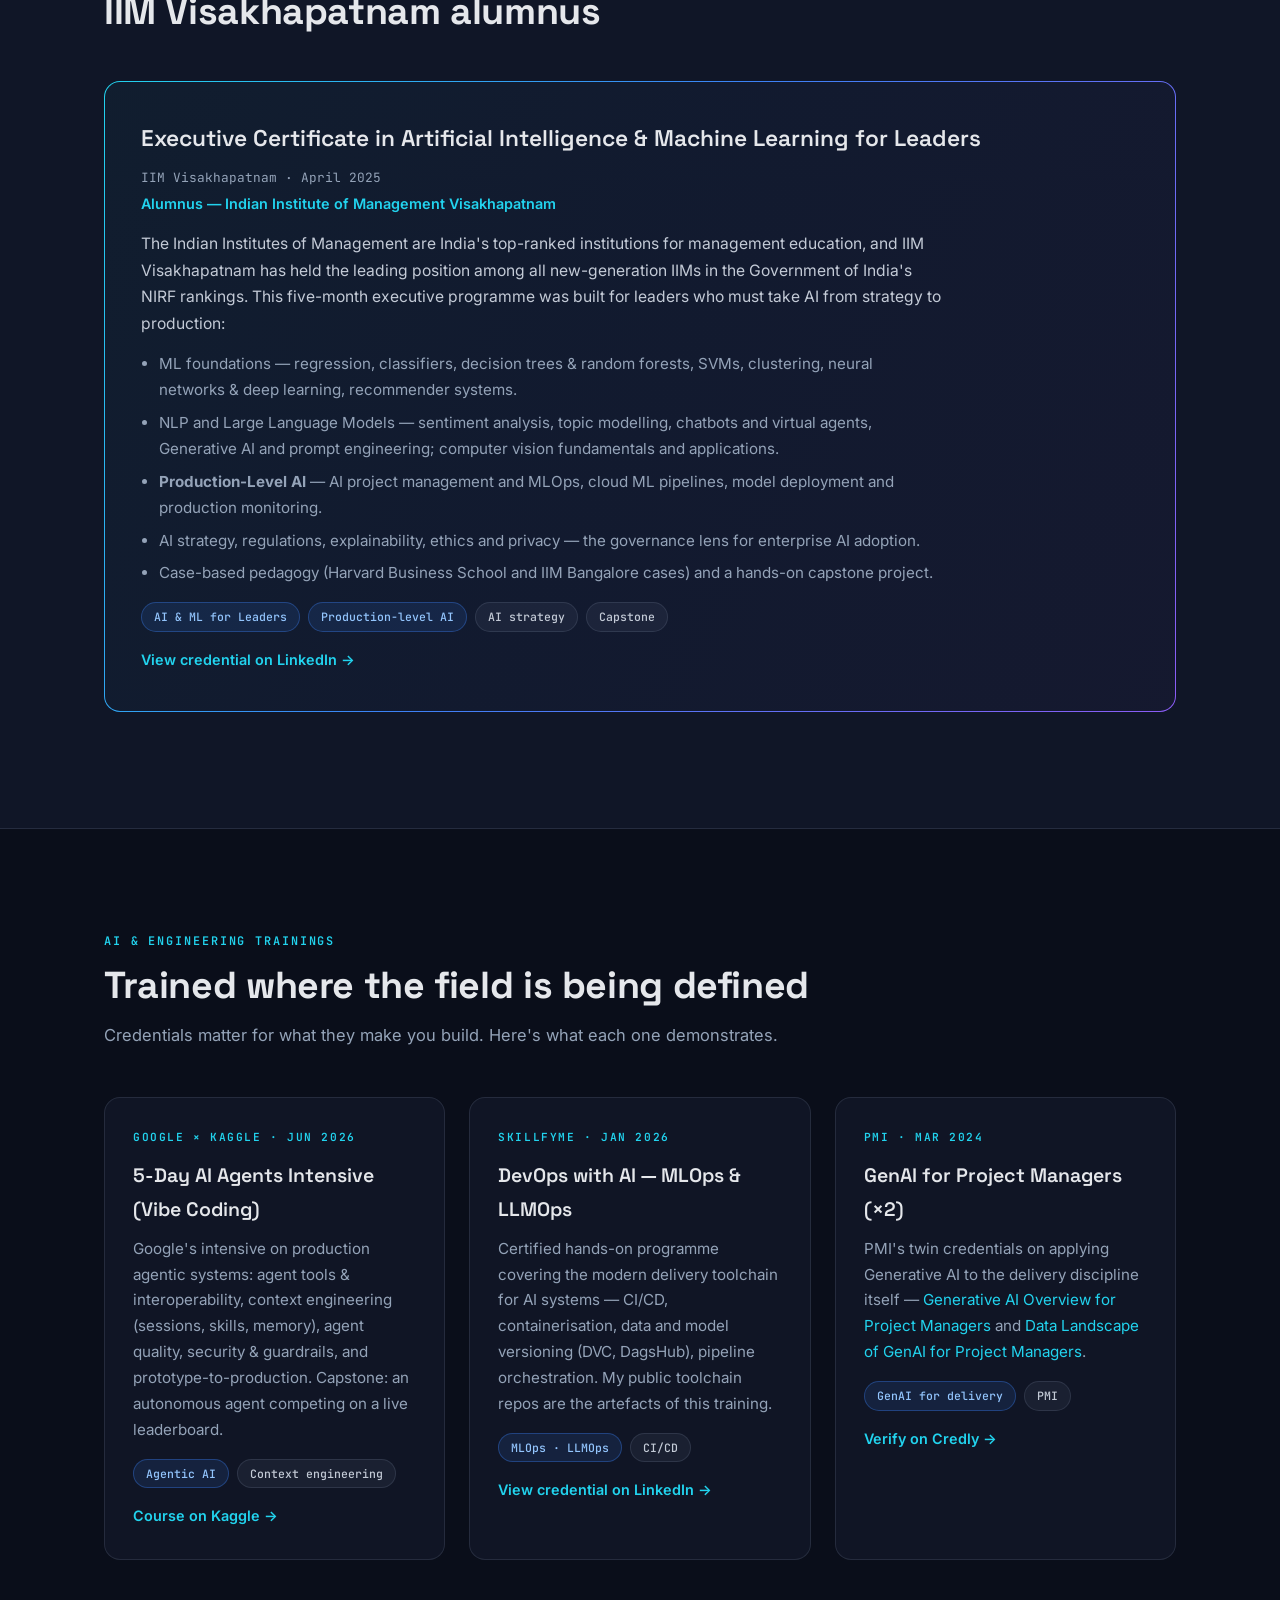
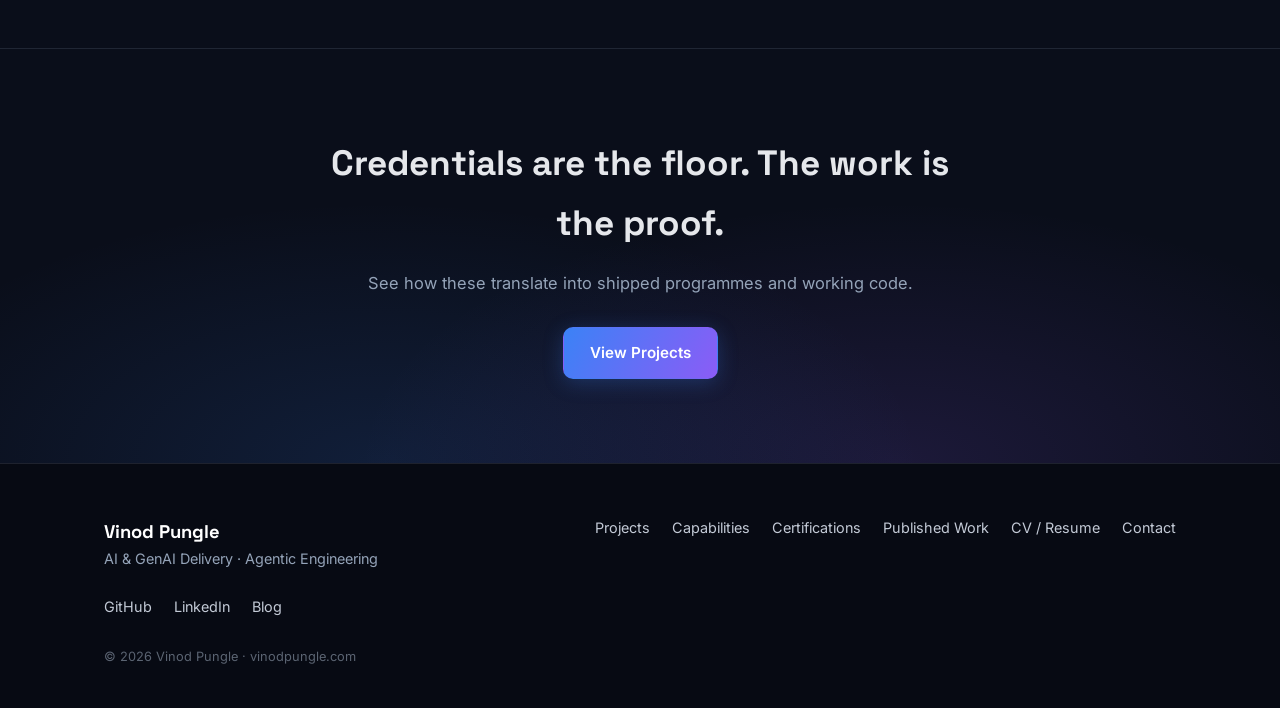
<file: certifications.html>
<!DOCTYPE html>
<html lang="en">
<head>
  <meta charset="UTF-8" />
  <meta name="viewport" content="width=device-width, initial-scale=1.0" />
  <title>Certifications &amp; Trainings — Vinod Pungle</title>
  <meta name="description" content="Verified certifications and trainings of Vinod Pungle: PMP, PMI-ACP, SAFe 6 Agilist, CSM, IIM Visakhapatnam Executive AI/ML, Google AI Agents Intensive, SkillfyMe MLOps." />
  <link rel="icon" type="image/svg+xml" href="assets/favicon.svg" />
  <link rel="preconnect" href="https://fonts.googleapis.com" />
  <link rel="preconnect" href="https://fonts.gstatic.com" crossorigin />
  <link href="https://fonts.googleapis.com/css2?family=Space+Grotesk:wght@500;600;700&family=Inter:wght@400;500;600&family=JetBrains+Mono:wght@400;500;600&display=swap" rel="stylesheet" />
  <link rel="stylesheet" href="css/style.css" />
</head>
<body>

<header class="site-header">
  <div class="container">
    <a class="brand" href="index.html"><span class="brand-mark">VP</span> Vinod Pungle</a>
    <button class="nav-toggle" aria-label="Toggle navigation" aria-expanded="false">☰</button>
    <nav class="site-nav">
      <ul>
        <li><a href="index.html">Home</a></li>
        <li><a href="projects.html">Projects</a></li>
        <li><a href="capabilities.html">Hands-on Capabilities</a></li>
        <li><a href="certifications.html">Certifications &amp; Trainings</a></li>
        <li><a href="writing.html">Published Work</a></li>
        <li><a href="resume.html">CV / Resume</a></li>
        <li><a class="btn btn-primary btn-sm" href="contact.html">Contact</a></li>
      </ul>
    </nav>
  </div>
</header>

<main>

  <section class="page-hero">
    <div class="container">
      <p style="font-family: var(--font-mono); font-size: 0.74rem; letter-spacing: 0.16em; text-transform: uppercase; color: var(--cyan); margin-bottom: 12px;">Certifications &amp; Trainings</p>
      <h1>Credentials that span <span class="grad-text">delivery leadership and AI engineering</span>.</h1>
      <p>Every certification below is verifiable — badges link to Credly, Scrum Alliance, or LinkedIn. Together they cover the full arc: PMI- and SAFe-certified Agile programme leadership, executive AI/ML education at IIM Visakhapatnam, and hands-on agentic-AI and MLOps training with Google and SkillfyMe.</p>
    </div>
  </section>

  <!-- Delivery leadership credentials -->
  <section class="section">
    <div class="container">
      <div class="section-head reveal">
        <p class="kicker">Delivery leadership</p>
        <h2>Agile &amp; SAFe programme management credentials</h2>
        <p>The certification stack behind 12+ years of leading Agile delivery for global financial services clients — click any badge to verify.</p>
      </div>
      <div class="grid-2">
        <div class="card reveal">
          <p class="kicker">PMI · May 2024</p>
          <h3>PMP® — Project Management Professional</h3>
          <p>The global gold standard for programme and project leadership — predictive, agile, and hybrid delivery, governance, risk, and stakeholder management.</p>
          <a class="card-link" href="https://www.credly.com/badges/fbb6eb1f-5d1f-4442-97fe-d1e4711340a9" target="_blank" rel="noopener">Verify on Credly</a>
        </div>
        <div class="card reveal">
          <p class="kicker">PMI · Oct 2023</p>
          <h3>PMI-ACP® — Agile Certified Practitioner</h3>
          <p>PMI's most rigorous agile credential — spanning Scrum, Kanban, Lean, and scaled agile practice, validated against years of hands-on agile delivery.</p>
          <a class="card-link" href="https://www.credly.com/badges/975c1c2b-0308-4c66-bfe0-5e9c6ff58ddd" target="_blank" rel="noopener">Verify on Credly</a>
        </div>
        <div class="card reveal">
          <p class="kicker">Scaled Agile · Mar 2024</p>
          <h3>Certified SAFe® 6 Agilist</h3>
          <p>Lean-agile leadership at enterprise scale — PI Planning, Agile Release Trains, Lean portfolio management — the operating model I apply to multi-team programmes.</p>
          <a class="card-link" href="https://www.credly.com/badges/b09686ef-4cfa-47ed-994a-fbc08e043754" target="_blank" rel="noopener">Verify on Credly</a>
        </div>
        <div class="card reveal">
          <p class="kicker">Scrum Alliance · Dec 2017</p>
          <h3>Certified ScrumMaster® (CSM)</h3>
          <p>Foundational Scrum leadership, held and practised for 8+ years across distributed, regulated delivery environments.</p>
          <a class="card-link" href="https://www.scrumalliance.org/community/profile/vpungle" target="_blank" rel="noopener">Verify on Scrum Alliance</a>
        </div>
      </div>
    </div>
  </section>

  <!-- IIM Visakhapatnam feature -->
  <section class="section alt">
    <div class="container">
      <div class="section-head reveal">
        <p class="kicker">Executive education</p>
        <h2>IIM Visakhapatnam alumnus</h2>
      </div>
      <article class="case reveal" style="border: 1px solid transparent; background: linear-gradient(rgba(16,22,39,0.96), rgba(16,22,39,0.96)) padding-box, var(--accent-grad-wide) border-box;">
        <div class="case-top">
          <h3>Executive Certificate in Artificial Intelligence &amp; Machine Learning for Leaders</h3>
          <span class="case-meta">IIM Visakhapatnam · April 2025</span>
        </div>
        <p class="case-role">Alumnus — Indian Institute of Management Visakhapatnam</p>
        <p class="case-summary">
          The Indian Institutes of Management are India's top-ranked institutions for management education, and IIM Visakhapatnam has
          held the leading position among all new-generation IIMs in the Government of India's NIRF rankings. This five-month executive
          programme was built for leaders who must take AI from strategy to production:
        </p>
        <ul>
          <li>ML foundations — regression, classifiers, decision trees &amp; random forests, SVMs, clustering, neural networks &amp; deep learning, recommender systems.</li>
          <li>NLP and Large Language Models — sentiment analysis, topic modelling, chatbots and virtual agents, Generative AI and prompt engineering; computer vision fundamentals and applications.</li>
          <li><strong>Production-Level AI</strong> — AI project management and MLOps, cloud ML pipelines, model deployment and production monitoring.</li>
          <li>AI strategy, regulations, explainability, ethics and privacy — the governance lens for enterprise AI adoption.</li>
          <li>Case-based pedagogy (Harvard Business School and IIM Bangalore cases) and a hands-on capstone project.</li>
        </ul>
        <div class="chips">
          <span class="chip accent">AI &amp; ML for Leaders</span><span class="chip accent">Production-level AI</span><span class="chip">AI strategy</span><span class="chip">Capstone</span>
        </div>
        <a class="card-link" href="https://www.linkedin.com/in/vinodpungle/details/certifications/" target="_blank" rel="noopener">View credential on LinkedIn</a>
      </article>
    </div>
  </section>

  <!-- AI & engineering trainings -->
  <section class="section">
    <div class="container">
      <div class="section-head reveal">
        <p class="kicker">AI &amp; engineering trainings</p>
        <h2>Trained where the field is being defined</h2>
        <p>Credentials matter for what they make you build. Here's what each one demonstrates.</p>
      </div>
      <div class="grid-3">
        <div class="card reveal">
          <p class="kicker">Google × Kaggle · Jun 2026</p>
          <h3>5-Day AI Agents Intensive (Vibe Coding)</h3>
          <p>Google's intensive on production agentic systems: agent tools &amp; interoperability, context engineering (sessions, skills, memory), agent quality, security &amp; guardrails, and prototype-to-production. Capstone: an autonomous agent competing on a live leaderboard.</p>
          <div class="chips"><span class="chip accent">Agentic AI</span><span class="chip">Context engineering</span></div>
          <a class="card-link" href="https://www.kaggle.com/competitions/5-day-ai-agents-intensive-vibecoding-course-with-google/overview" target="_blank" rel="noopener">Course on Kaggle</a>
        </div>
        <div class="card reveal">
          <p class="kicker">SkillfyMe · Jan 2026</p>
          <h3>DevOps with AI — MLOps &amp; LLMOps</h3>
          <p>Certified hands-on programme covering the modern delivery toolchain for AI systems — CI/CD, containerisation, data and model versioning (DVC, DagsHub), pipeline orchestration. My public toolchain repos are the artefacts of this training.</p>
          <div class="chips"><span class="chip accent">MLOps · LLMOps</span><span class="chip">CI/CD</span></div>
          <a class="card-link" href="https://www.linkedin.com/in/vinodpungle/details/certifications/" target="_blank" rel="noopener">View credential on LinkedIn</a>
        </div>
        <div class="card reveal">
          <p class="kicker">PMI · Mar 2024</p>
          <h3>GenAI for Project Managers (×2)</h3>
          <p>PMI's twin credentials on applying Generative AI to the delivery discipline itself — <a href="https://www.credly.com/badges/566c0b26-760e-4dbe-99fc-5863f07123d3" target="_blank" rel="noopener">Generative AI Overview for Project Managers</a> and <a href="https://www.credly.com/badges/497a48dc-a4d1-4517-8b5e-035b57a7f59b" target="_blank" rel="noopener">Data Landscape of GenAI for Project Managers</a>.</p>
          <div class="chips"><span class="chip accent">GenAI for delivery</span><span class="chip">PMI</span></div>
          <a class="card-link" href="https://www.credly.com/badges/566c0b26-760e-4dbe-99fc-5863f07123d3" target="_blank" rel="noopener">Verify on Credly</a>
        </div>
      </div>
    </div>
  </section>

  <section class="cta-band">
    <div class="container">
      <h2>Credentials are the floor. The work is the proof.</h2>
      <p>See how these translate into shipped programmes and working code.</p>
      <a class="btn btn-primary" href="projects.html">View Projects</a>
    </div>
  </section>

</main>

<footer class="site-footer">
  <div class="container">
    <div class="footer-grid">
      <div>
        <div class="foot-brand">Vinod Pungle</div>
        <p>AI &amp; GenAI Delivery · Agentic Engineering</p>
      </div>
      <div class="foot-links">
        <a href="projects.html">Projects</a>
        <a href="capabilities.html">Capabilities</a>
        <a href="certifications.html">Certifications</a>
        <a href="writing.html">Published Work</a>
        <a href="resume.html">CV / Resume</a>
        <a href="contact.html">Contact</a>
      </div>
      <div class="foot-links">
        <a href="https://github.com/VinodPungle" target="_blank" rel="noopener">GitHub</a>
        <a href="https://www.linkedin.com/in/vinodpungle" target="_blank" rel="noopener">LinkedIn</a>
        <a href="https://vinood.hashnode.dev" target="_blank" rel="noopener">Blog</a>
      </div>
    </div>
    <p class="foot-note">© 2026 Vinod Pungle · vinodpungle.com</p>
  </div>
</footer>

<script src="js/main.js"></script>
</body>
</html>
</file>
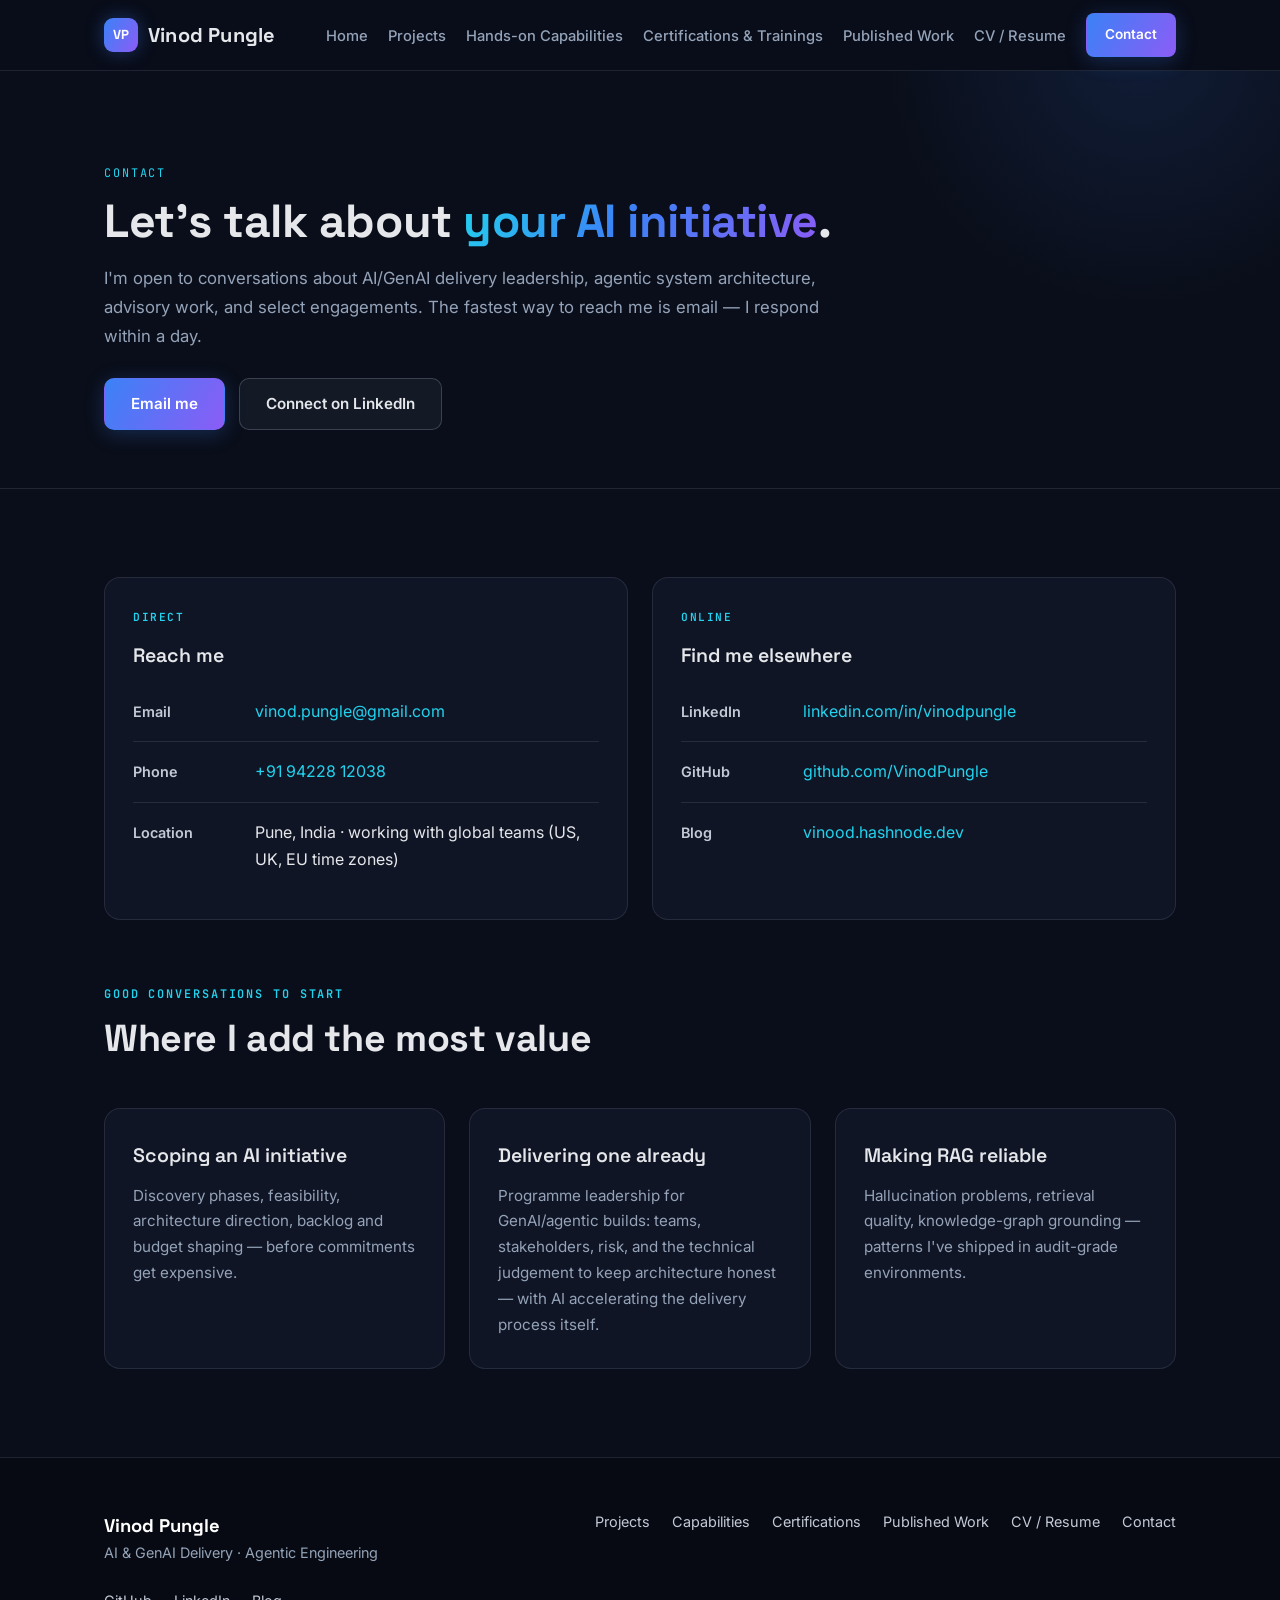
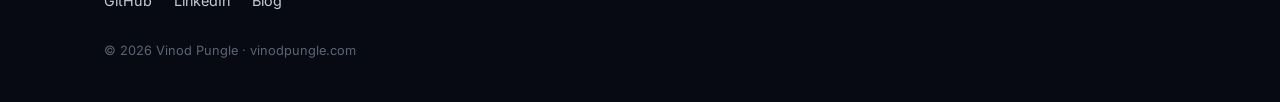
<file: contact.html>
<!DOCTYPE html>
<html lang="en">
<head>
  <meta charset="UTF-8" />
  <meta name="viewport" content="width=device-width, initial-scale=1.0" />
  <title>Contact — Vinod Pungle</title>
  <meta name="description" content="Contact Vinod Pungle — AI & GenAI delivery leader and agentic engineering specialist. Open to conversations about AI delivery and advisory engagements." />
  <link rel="icon" type="image/svg+xml" href="assets/favicon.svg" />
  <link rel="preconnect" href="https://fonts.googleapis.com" />
  <link rel="preconnect" href="https://fonts.gstatic.com" crossorigin />
  <link href="https://fonts.googleapis.com/css2?family=Space+Grotesk:wght@500;600;700&family=Inter:wght@400;500;600&family=JetBrains+Mono:wght@400;500;600&display=swap" rel="stylesheet" />
  <link rel="stylesheet" href="css/style.css" />
</head>
<body>

<header class="site-header">
  <div class="container">
    <a class="brand" href="index.html"><span class="brand-mark">VP</span> Vinod Pungle</a>
    <button class="nav-toggle" aria-label="Toggle navigation" aria-expanded="false">☰</button>
    <nav class="site-nav">
      <ul>
        <li><a href="index.html">Home</a></li>
        <li><a href="projects.html">Projects</a></li>
        <li><a href="capabilities.html">Hands-on Capabilities</a></li>
        <li><a href="certifications.html">Certifications &amp; Trainings</a></li>
        <li><a href="writing.html">Published Work</a></li>
        <li><a href="resume.html">CV / Resume</a></li>
        <li><a class="btn btn-primary btn-sm" href="contact.html">Contact</a></li>
      </ul>
    </nav>
  </div>
</header>

<main>

  <section class="page-hero">
    <div class="container">
      <p style="font-family: var(--font-mono); font-size: 0.74rem; letter-spacing: 0.16em; text-transform: uppercase; color: var(--cyan); margin-bottom: 12px;">Contact</p>
      <h1>Let's talk about <span class="grad-text">your AI initiative</span>.</h1>
      <p>I'm open to conversations about AI/GenAI delivery leadership, agentic system architecture, advisory work, and select engagements. The fastest way to reach me is email — I respond within a day.</p>
      <div class="hero-actions">
        <a class="btn btn-primary" href="mailto:vinod.pungle@gmail.com">Email me</a>
        <a class="btn btn-secondary" href="https://www.linkedin.com/in/vinodpungle" target="_blank" rel="noopener">Connect on LinkedIn</a>
      </div>
    </div>
  </section>

  <section class="section">
    <div class="container">
      <div class="grid-2">
        <div class="card reveal">
          <p class="kicker">Direct</p>
          <h3>Reach me</h3>
          <ul class="contact-list">
            <li><span class="k">Email</span> <a href="mailto:vinod.pungle@gmail.com">vinod.pungle@gmail.com</a></li>
            <li><span class="k">Phone</span> <a href="tel:+919422812038">+91 94228 12038</a></li>
            <li><span class="k">Location</span> <span>Pune, India · working with global teams (US, UK, EU time zones)</span></li>
          </ul>
        </div>
        <div class="card reveal">
          <p class="kicker">Online</p>
          <h3>Find me elsewhere</h3>
          <ul class="contact-list">
            <li><span class="k">LinkedIn</span> <a href="https://www.linkedin.com/in/vinodpungle" target="_blank" rel="noopener">linkedin.com/in/vinodpungle</a></li>
            <li><span class="k">GitHub</span> <a href="https://github.com/VinodPungle" target="_blank" rel="noopener">github.com/VinodPungle</a></li>
            <li><span class="k">Blog</span> <a href="https://vinood.hashnode.dev" target="_blank" rel="noopener">vinood.hashnode.dev</a></li>
          </ul>
        </div>
      </div>

      <div class="section-head reveal" style="margin-top: 64px;">
        <p class="kicker">Good conversations to start</p>
        <h2>Where I add the most value</h2>
      </div>
      <div class="grid-3">
        <div class="card reveal">
          <h3>Scoping an AI initiative</h3>
          <p>Discovery phases, feasibility, architecture direction, backlog and budget shaping — before commitments get expensive.</p>
        </div>
        <div class="card reveal">
          <h3>Delivering one already</h3>
          <p>Programme leadership for GenAI/agentic builds: teams, stakeholders, risk, and the technical judgement to keep architecture honest — with AI accelerating the delivery process itself.</p>
        </div>
        <div class="card reveal">
          <h3>Making RAG reliable</h3>
          <p>Hallucination problems, retrieval quality, knowledge-graph grounding — patterns I've shipped in audit-grade environments.</p>
        </div>
      </div>
    </div>
  </section>

</main>

<footer class="site-footer">
  <div class="container">
    <div class="footer-grid">
      <div>
        <div class="foot-brand">Vinod Pungle</div>
        <p>AI &amp; GenAI Delivery · Agentic Engineering</p>
      </div>
      <div class="foot-links">
        <a href="projects.html">Projects</a>
        <a href="capabilities.html">Capabilities</a>
        <a href="certifications.html">Certifications</a>
        <a href="writing.html">Published Work</a>
        <a href="resume.html">CV / Resume</a>
        <a href="contact.html">Contact</a>
      </div>
      <div class="foot-links">
        <a href="https://github.com/VinodPungle" target="_blank" rel="noopener">GitHub</a>
        <a href="https://www.linkedin.com/in/vinodpungle" target="_blank" rel="noopener">LinkedIn</a>
        <a href="https://vinood.hashnode.dev" target="_blank" rel="noopener">Blog</a>
      </div>
    </div>
    <p class="foot-note">© 2026 Vinod Pungle · vinodpungle.com</p>
  </div>
</footer>

<script src="js/main.js"></script>
</body>
</html>
</file>
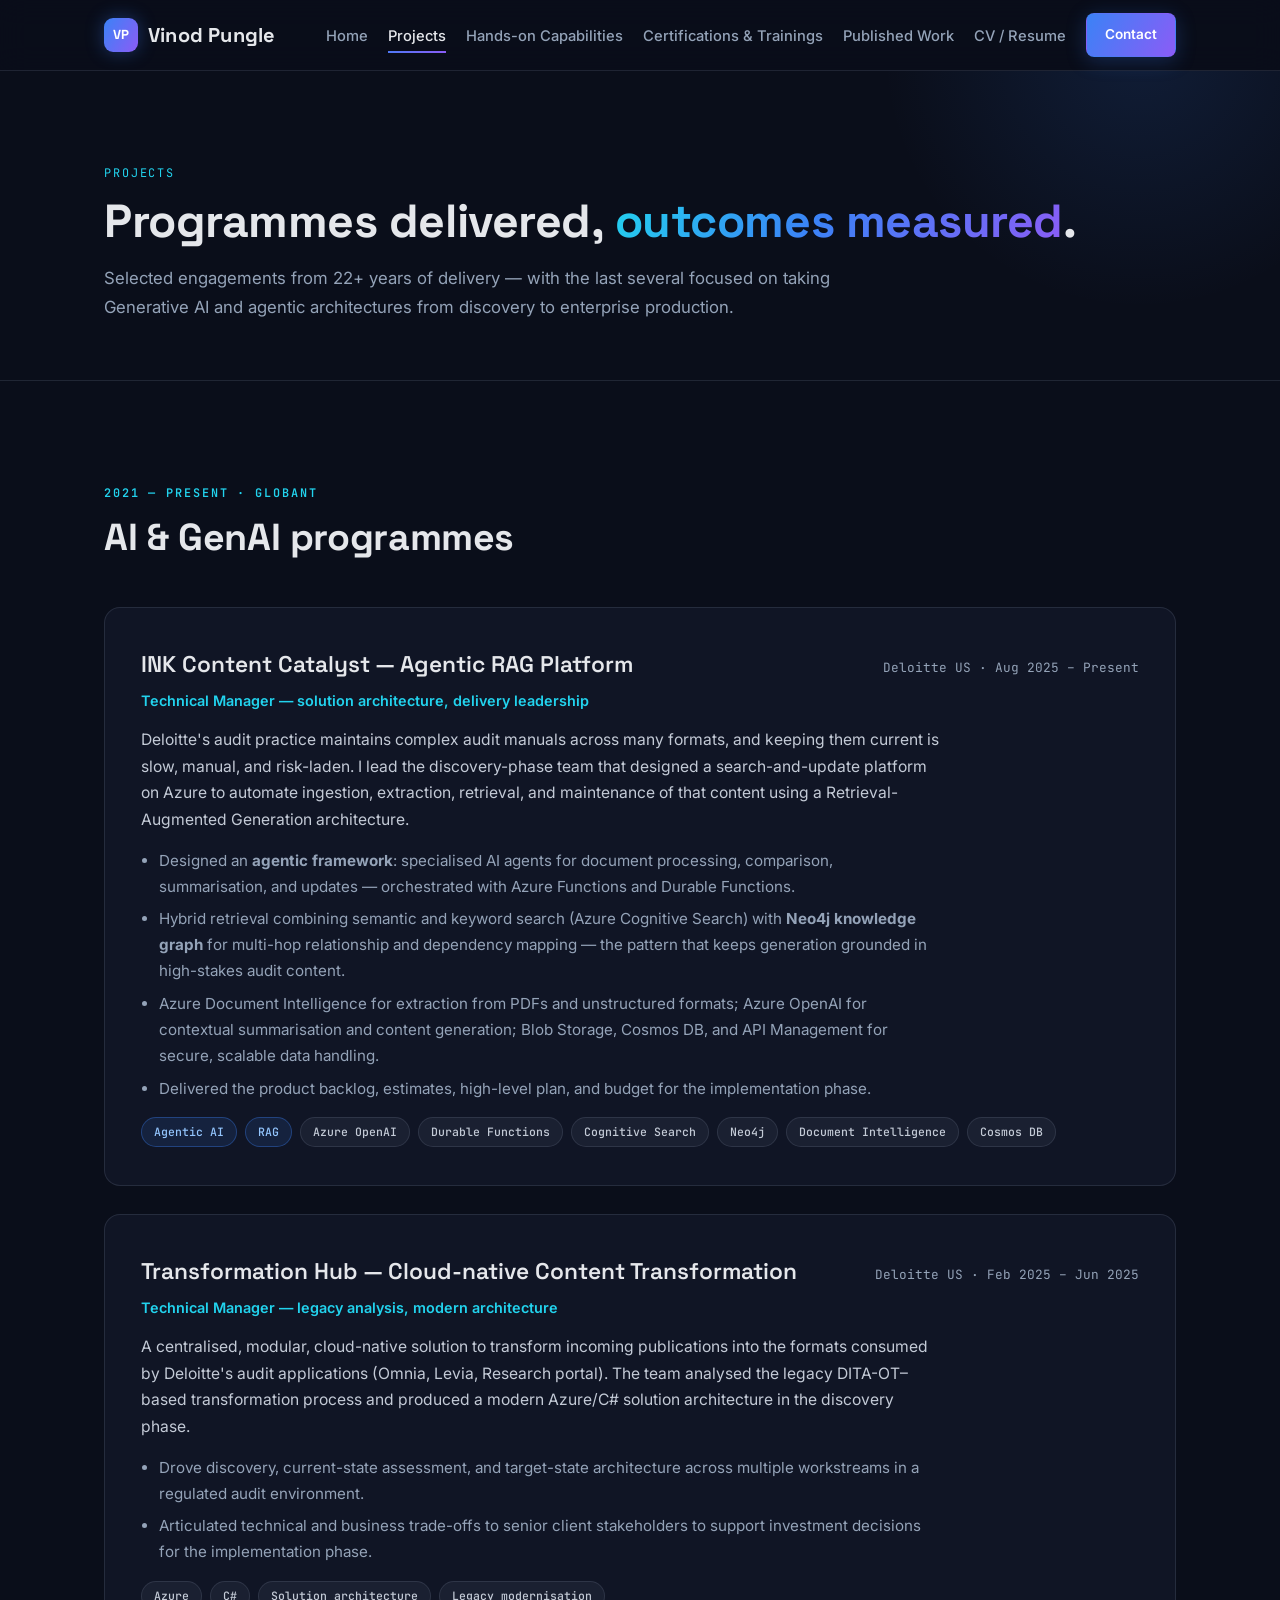
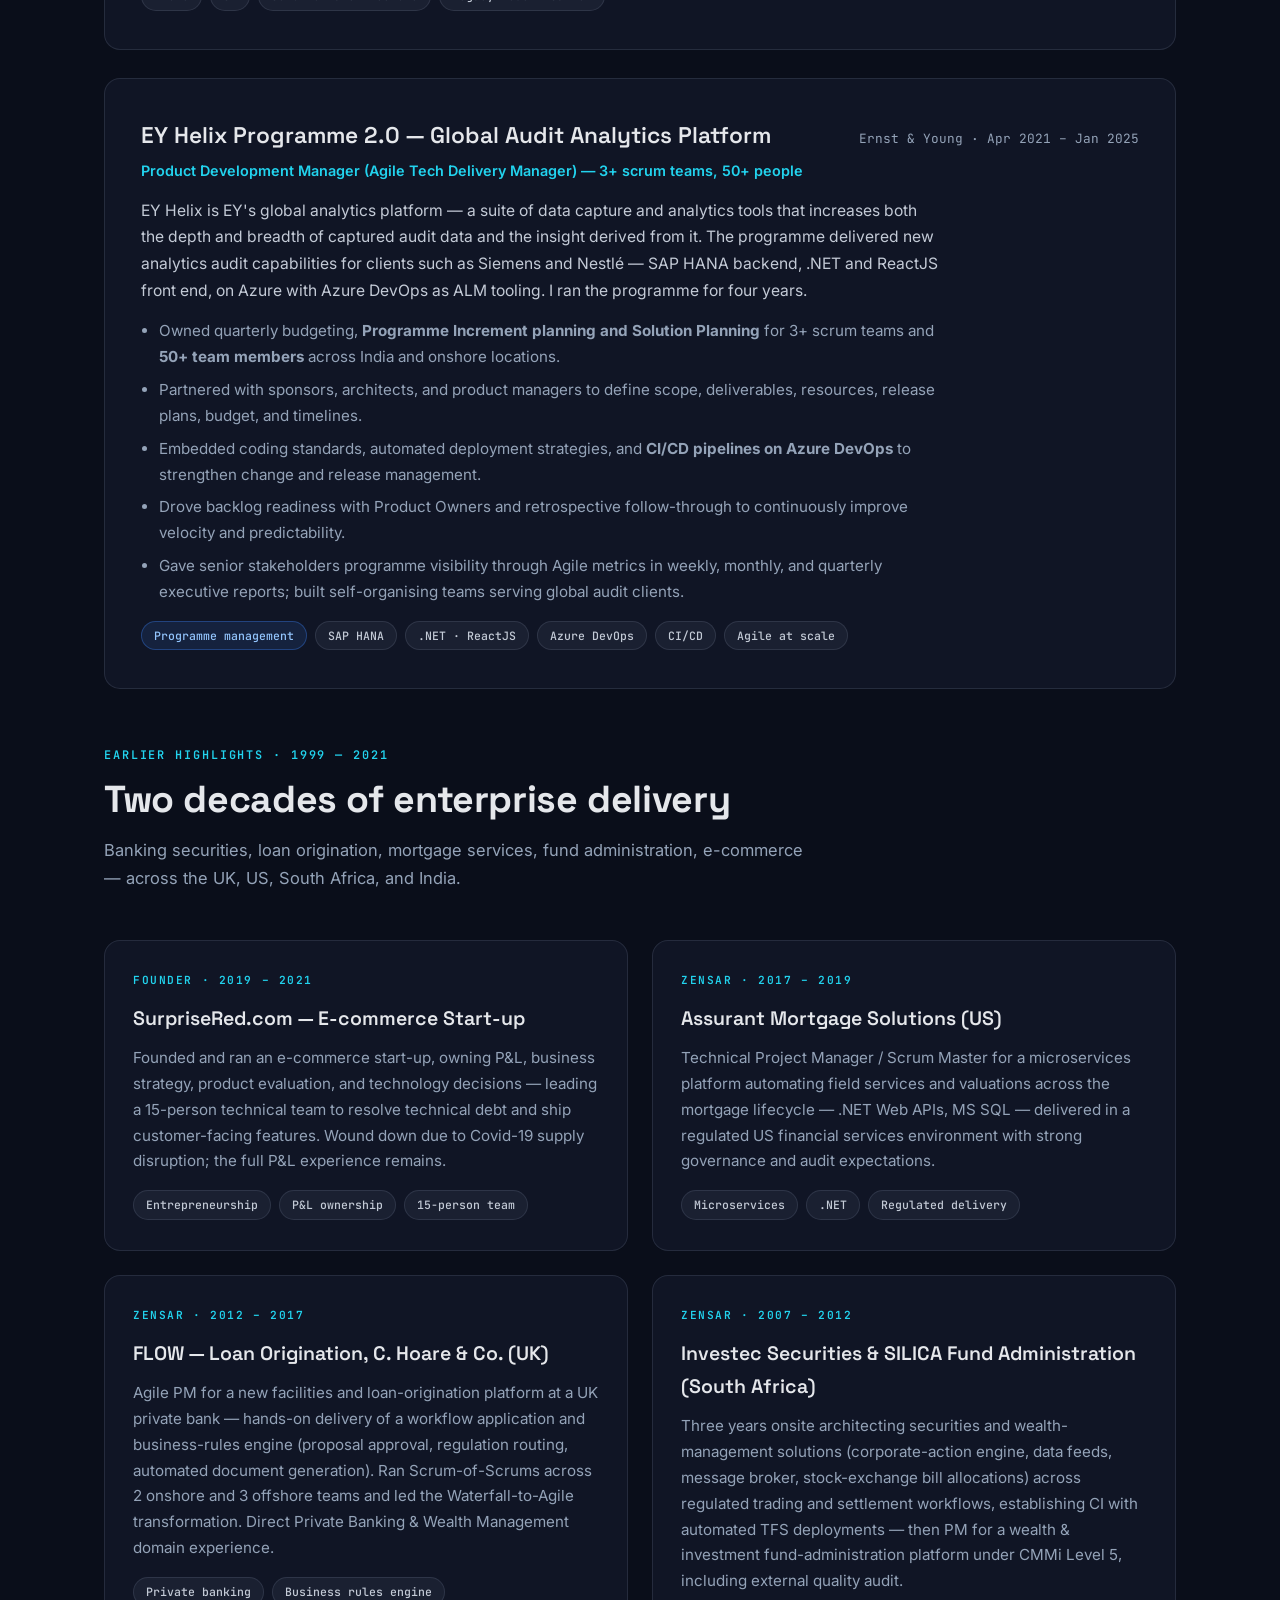
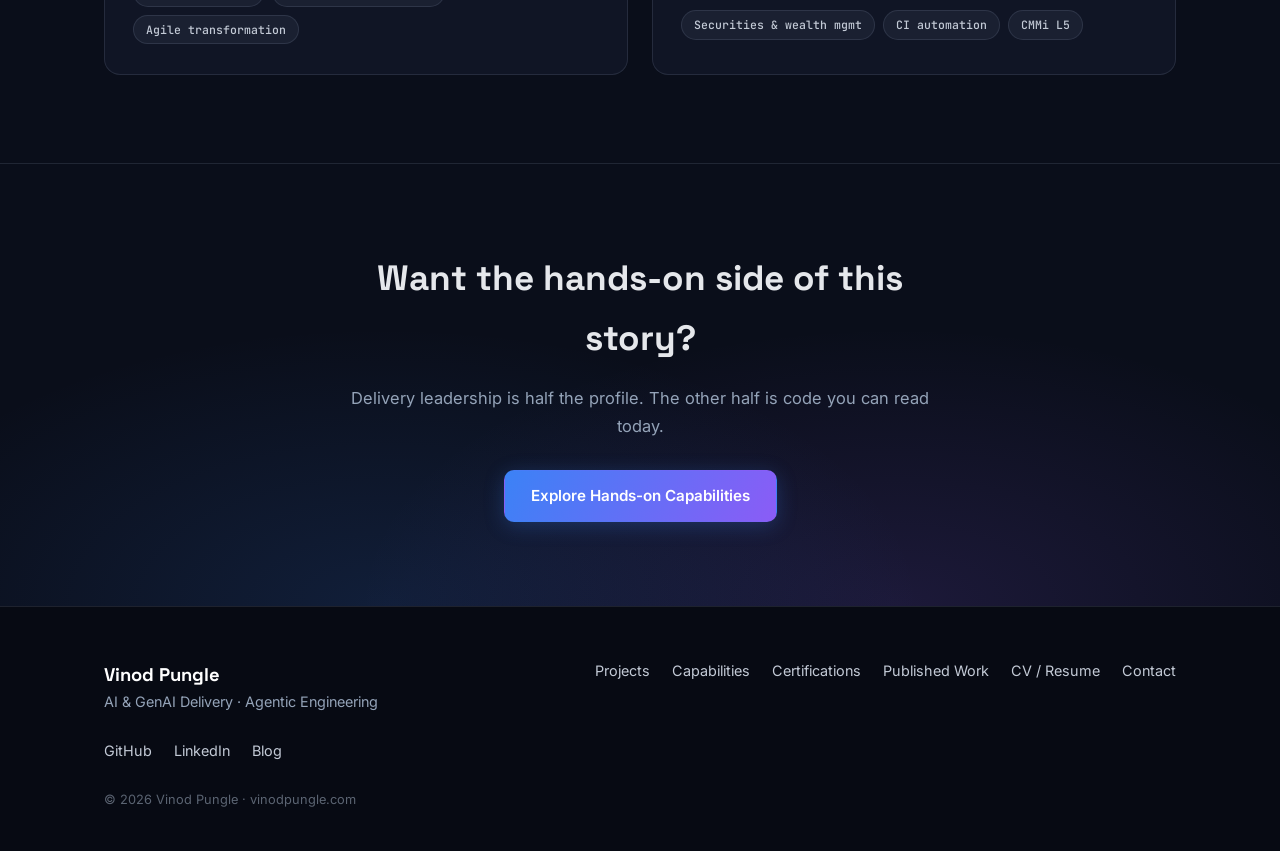
<file: projects.html>
<!DOCTYPE html>
<html lang="en">
<head>
  <meta charset="UTF-8" />
  <meta name="viewport" content="width=device-width, initial-scale=1.0" />
  <title>Projects — Vinod Pungle</title>
  <meta name="description" content="Enterprise AI and software delivery case studies: agentic RAG platforms for Deloitte, EY analytics programmes, banking and mortgage platforms." />
  <link rel="icon" type="image/svg+xml" href="assets/favicon.svg" />
  <link rel="preconnect" href="https://fonts.googleapis.com" />
  <link rel="preconnect" href="https://fonts.gstatic.com" crossorigin />
  <link href="https://fonts.googleapis.com/css2?family=Space+Grotesk:wght@500;600;700&family=Inter:wght@400;500;600&family=JetBrains+Mono:wght@400;500;600&display=swap" rel="stylesheet" />
  <link rel="stylesheet" href="css/style.css" />
</head>
<body>

<header class="site-header">
  <div class="container">
    <a class="brand" href="index.html"><span class="brand-mark">VP</span> Vinod Pungle</a>
    <button class="nav-toggle" aria-label="Toggle navigation" aria-expanded="false">☰</button>
    <nav class="site-nav">
      <ul>
        <li><a href="index.html">Home</a></li>
        <li><a href="projects.html">Projects</a></li>
        <li><a href="capabilities.html">Hands-on Capabilities</a></li>
        <li><a href="certifications.html">Certifications &amp; Trainings</a></li>
        <li><a href="writing.html">Published Work</a></li>
        <li><a href="resume.html">CV / Resume</a></li>
        <li><a class="btn btn-primary btn-sm" href="contact.html">Contact</a></li>
      </ul>
    </nav>
  </div>
</header>

<main>

  <section class="page-hero">
    <div class="container">
      <p class="kicker" style="font-family: var(--font-mono); font-size: 0.74rem; letter-spacing: 0.16em; text-transform: uppercase; color: var(--cyan); margin-bottom: 12px;">Projects</p>
      <h1>Programmes delivered, <span class="grad-text">outcomes measured</span>.</h1>
      <p>Selected engagements from 22+ years of delivery — with the last several focused on taking Generative AI and agentic architectures from discovery to enterprise production.</p>
    </div>
  </section>

  <section class="section">
    <div class="container">

      <div class="section-head reveal">
        <p class="kicker">2021 — Present · Globant</p>
        <h2>AI &amp; GenAI programmes</h2>
      </div>

      <article class="case reveal">
        <div class="case-top">
          <h3>INK Content Catalyst — Agentic RAG Platform</h3>
          <span class="case-meta">Deloitte US · Aug 2025 – Present</span>
        </div>
        <p class="case-role">Technical Manager — solution architecture, delivery leadership</p>
        <p class="case-summary">
          Deloitte's audit practice maintains complex audit manuals across many formats, and keeping them current is slow, manual, and risk-laden.
          I lead the discovery-phase team that designed a search-and-update platform on Azure to automate ingestion, extraction, retrieval, and maintenance
          of that content using a Retrieval-Augmented Generation architecture.
        </p>
        <ul>
          <li>Designed an <strong>agentic framework</strong>: specialised AI agents for document processing, comparison, summarisation, and updates — orchestrated with Azure Functions and Durable Functions.</li>
          <li>Hybrid retrieval combining semantic and keyword search (Azure Cognitive Search) with <strong>Neo4j knowledge graph</strong> for multi-hop relationship and dependency mapping — the pattern that keeps generation grounded in high-stakes audit content.</li>
          <li>Azure Document Intelligence for extraction from PDFs and unstructured formats; Azure OpenAI for contextual summarisation and content generation; Blob Storage, Cosmos DB, and API Management for secure, scalable data handling.</li>
          <li>Delivered the product backlog, estimates, high-level plan, and budget for the implementation phase.</li>
        </ul>
        <div class="chips">
          <span class="chip accent">Agentic AI</span><span class="chip accent">RAG</span><span class="chip">Azure OpenAI</span><span class="chip">Durable Functions</span><span class="chip">Cognitive Search</span><span class="chip">Neo4j</span><span class="chip">Document Intelligence</span><span class="chip">Cosmos DB</span>
        </div>
      </article>

      <article class="case reveal">
        <div class="case-top">
          <h3>Transformation Hub — Cloud-native Content Transformation</h3>
          <span class="case-meta">Deloitte US · Feb 2025 – Jun 2025</span>
        </div>
        <p class="case-role">Technical Manager — legacy analysis, modern architecture</p>
        <p class="case-summary">
          A centralised, modular, cloud-native solution to transform incoming publications into the formats consumed by Deloitte's audit
          applications (Omnia, Levia, Research portal). The team analysed the legacy DITA-OT–based transformation process and produced a
          modern Azure/C# solution architecture in the discovery phase.
        </p>
        <ul>
          <li>Drove discovery, current-state assessment, and target-state architecture across multiple workstreams in a regulated audit environment.</li>
          <li>Articulated technical and business trade-offs to senior client stakeholders to support investment decisions for the implementation phase.</li>
        </ul>
        <div class="chips">
          <span class="chip">Azure</span><span class="chip">C#</span><span class="chip">Solution architecture</span><span class="chip">Legacy modernisation</span>
        </div>
      </article>

      <article class="case reveal">
        <div class="case-top">
          <h3>EY Helix Programme 2.0 — Global Audit Analytics Platform</h3>
          <span class="case-meta">Ernst &amp; Young · Apr 2021 – Jan 2025</span>
        </div>
        <p class="case-role">Product Development Manager (Agile Tech Delivery Manager) — 3+ scrum teams, 50+ people</p>
        <p class="case-summary">
          EY Helix is EY's global analytics platform — a suite of data capture and analytics tools that increases both the depth and
          breadth of captured audit data and the insight derived from it. The programme delivered new analytics audit capabilities for
          clients such as Siemens and Nestlé — SAP HANA backend, .NET and ReactJS front end, on Azure with Azure DevOps as ALM tooling.
          I ran the programme for four years.
        </p>
        <ul>
          <li>Owned quarterly budgeting, <strong>Programme Increment planning and Solution Planning</strong> for 3+ scrum teams and <strong>50+ team members</strong> across India and onshore locations.</li>
          <li>Partnered with sponsors, architects, and product managers to define scope, deliverables, resources, release plans, budget, and timelines.</li>
          <li>Embedded coding standards, automated deployment strategies, and <strong>CI/CD pipelines on Azure DevOps</strong> to strengthen change and release management.</li>
          <li>Drove backlog readiness with Product Owners and retrospective follow-through to continuously improve velocity and predictability.</li>
          <li>Gave senior stakeholders programme visibility through Agile metrics in weekly, monthly, and quarterly executive reports; built self-organising teams serving global audit clients.</li>
        </ul>
        <div class="chips">
          <span class="chip accent">Programme management</span><span class="chip">SAP HANA</span><span class="chip">.NET · ReactJS</span><span class="chip">Azure DevOps</span><span class="chip">CI/CD</span><span class="chip">Agile at scale</span>
        </div>
      </article>

      <div class="section-head reveal" style="margin-top: 56px;">
        <p class="kicker">Earlier highlights · 1999 — 2021</p>
        <h2>Two decades of enterprise delivery</h2>
        <p>Banking securities, loan origination, mortgage services, fund administration, e-commerce — across the UK, US, South Africa, and India.</p>
      </div>

      <div class="grid-2">
        <div class="card reveal">
          <p class="kicker">Founder · 2019 – 2021</p>
          <h3>SurpriseRed.com — E-commerce Start-up</h3>
          <p>Founded and ran an e-commerce start-up, owning P&amp;L, business strategy, product evaluation, and technology decisions — leading a 15-person technical team to resolve technical debt and ship customer-facing features. Wound down due to Covid-19 supply disruption; the full P&amp;L experience remains.</p>
          <div class="chips"><span class="chip">Entrepreneurship</span><span class="chip">P&amp;L ownership</span><span class="chip">15-person team</span></div>
        </div>
        <div class="card reveal">
          <p class="kicker">Zensar · 2017 – 2019</p>
          <h3>Assurant Mortgage Solutions (US)</h3>
          <p>Technical Project Manager / Scrum Master for a microservices platform automating field services and valuations across the mortgage lifecycle — .NET Web APIs, MS SQL — delivered in a regulated US financial services environment with strong governance and audit expectations.</p>
          <div class="chips"><span class="chip">Microservices</span><span class="chip">.NET</span><span class="chip">Regulated delivery</span></div>
        </div>
        <div class="card reveal">
          <p class="kicker">Zensar · 2012 – 2017</p>
          <h3>FLOW — Loan Origination, C. Hoare &amp; Co. (UK)</h3>
          <p>Agile PM for a new facilities and loan-origination platform at a UK private bank — hands-on delivery of a workflow application and business-rules engine (proposal approval, regulation routing, automated document generation). Ran Scrum-of-Scrums across 2 onshore and 3 offshore teams and led the Waterfall-to-Agile transformation. Direct Private Banking &amp; Wealth Management domain experience.</p>
          <div class="chips"><span class="chip">Private banking</span><span class="chip">Business rules engine</span><span class="chip">Agile transformation</span></div>
        </div>
        <div class="card reveal">
          <p class="kicker">Zensar · 2007 – 2012</p>
          <h3>Investec Securities &amp; SILICA Fund Administration (South Africa)</h3>
          <p>Three years onsite architecting securities and wealth-management solutions (corporate-action engine, data feeds, message broker, stock-exchange bill allocations) across regulated trading and settlement workflows, establishing CI with automated TFS deployments — then PM for a wealth &amp; investment fund-administration platform under CMMi Level 5, including external quality audit.</p>
          <div class="chips"><span class="chip">Securities &amp; wealth mgmt</span><span class="chip">CI automation</span><span class="chip">CMMi L5</span></div>
        </div>
      </div>

    </div>
  </section>

  <section class="cta-band">
    <div class="container">
      <h2>Want the hands-on side of this story?</h2>
      <p>Delivery leadership is half the profile. The other half is code you can read today.</p>
      <a class="btn btn-primary" href="capabilities.html">Explore Hands-on Capabilities</a>
    </div>
  </section>

</main>

<footer class="site-footer">
  <div class="container">
    <div class="footer-grid">
      <div>
        <div class="foot-brand">Vinod Pungle</div>
        <p>AI &amp; GenAI Delivery · Agentic Engineering</p>
      </div>
      <div class="foot-links">
        <a href="projects.html">Projects</a>
        <a href="capabilities.html">Capabilities</a>
        <a href="certifications.html">Certifications</a>
        <a href="writing.html">Published Work</a>
        <a href="resume.html">CV / Resume</a>
        <a href="contact.html">Contact</a>
      </div>
      <div class="foot-links">
        <a href="https://github.com/VinodPungle" target="_blank" rel="noopener">GitHub</a>
        <a href="https://www.linkedin.com/in/vinodpungle" target="_blank" rel="noopener">LinkedIn</a>
        <a href="https://vinood.hashnode.dev" target="_blank" rel="noopener">Blog</a>
      </div>
    </div>
    <p class="foot-note">© 2026 Vinod Pungle · vinodpungle.com</p>
  </div>
</footer>

<script src="js/main.js"></script>
</body>
</html>
</file>
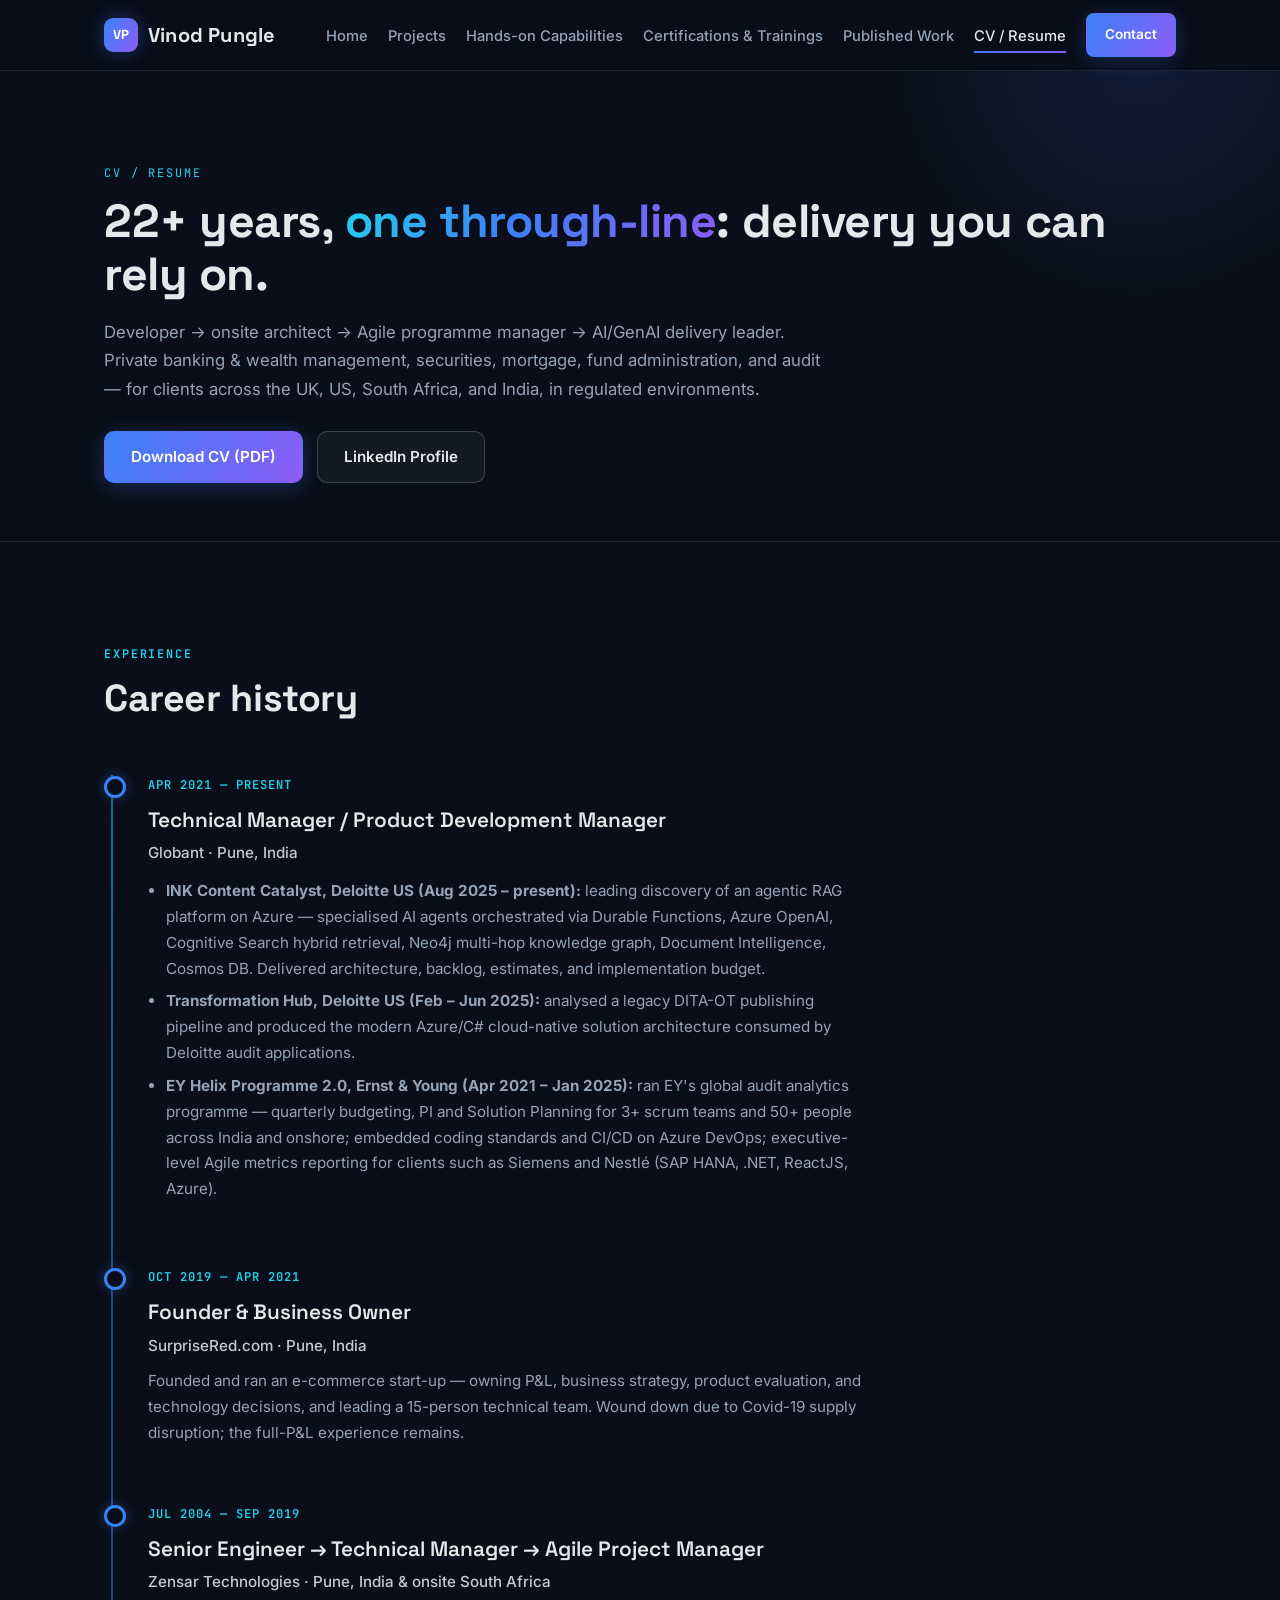
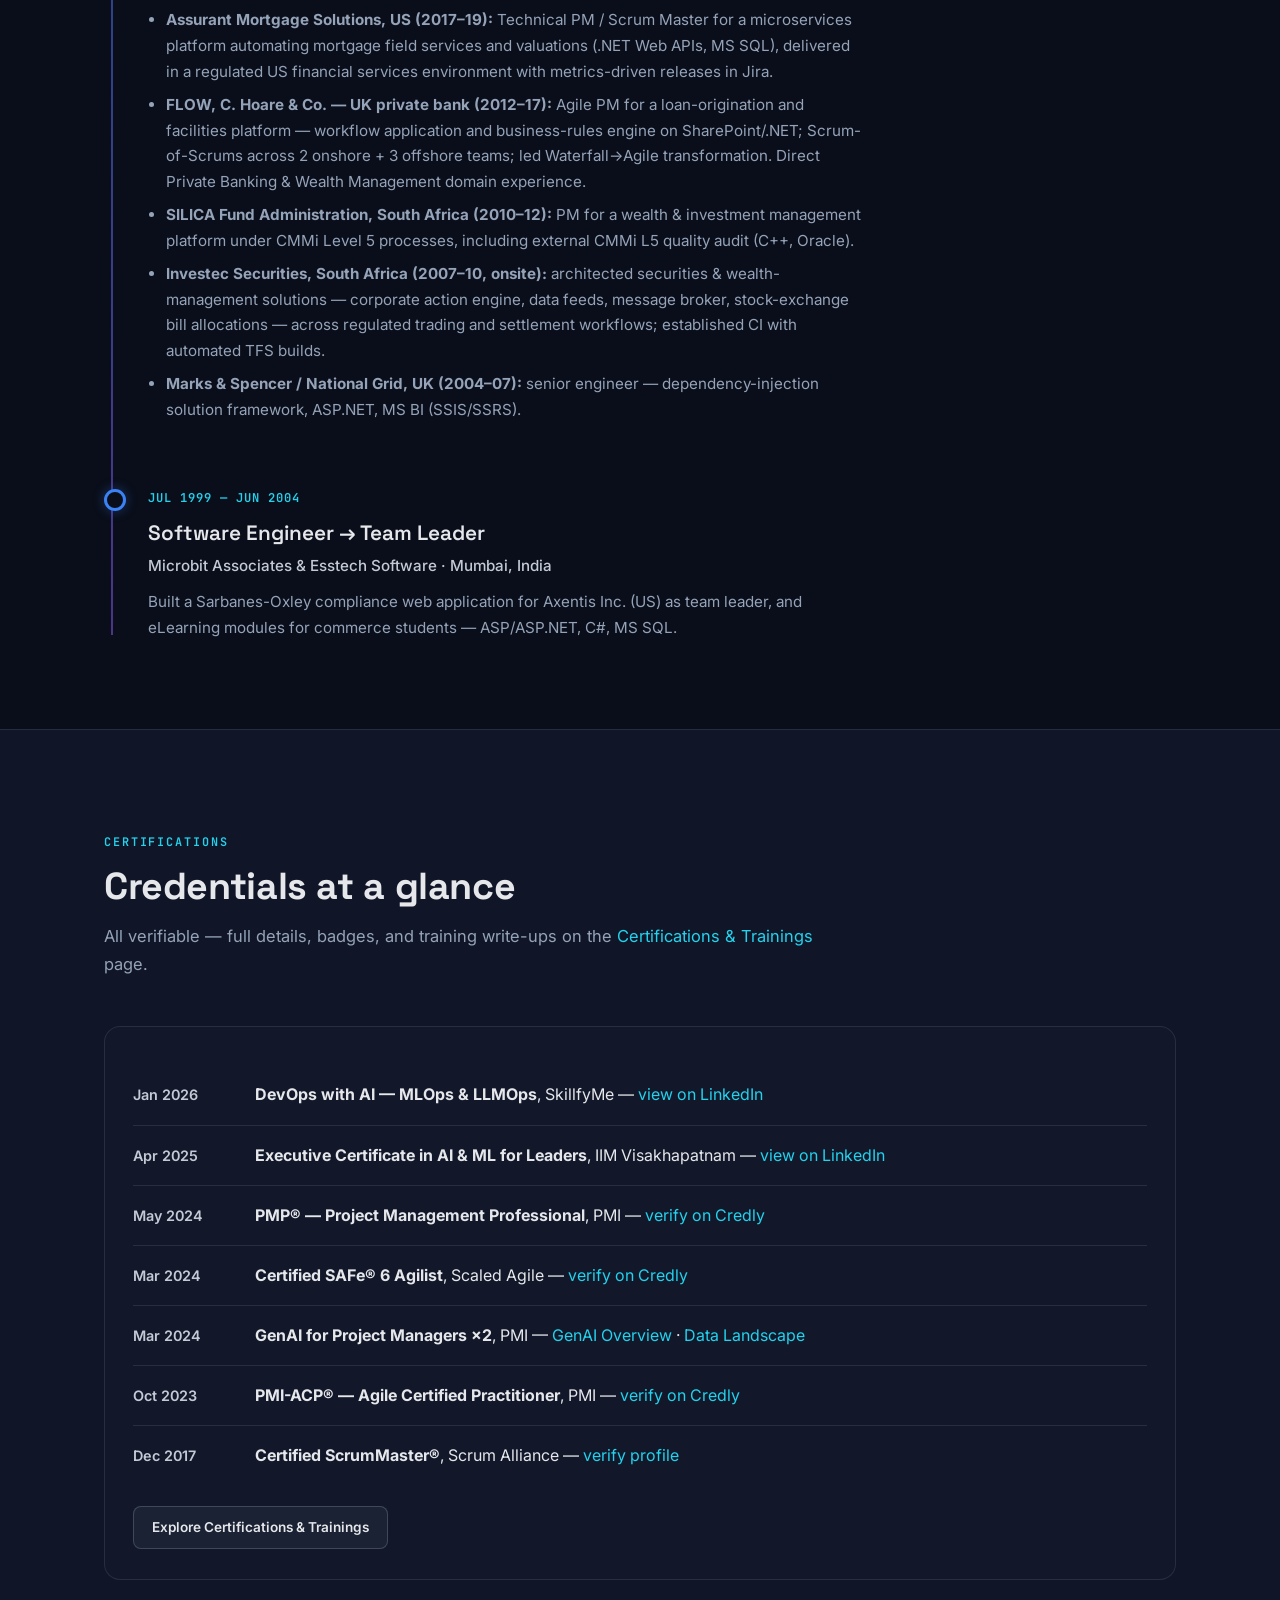
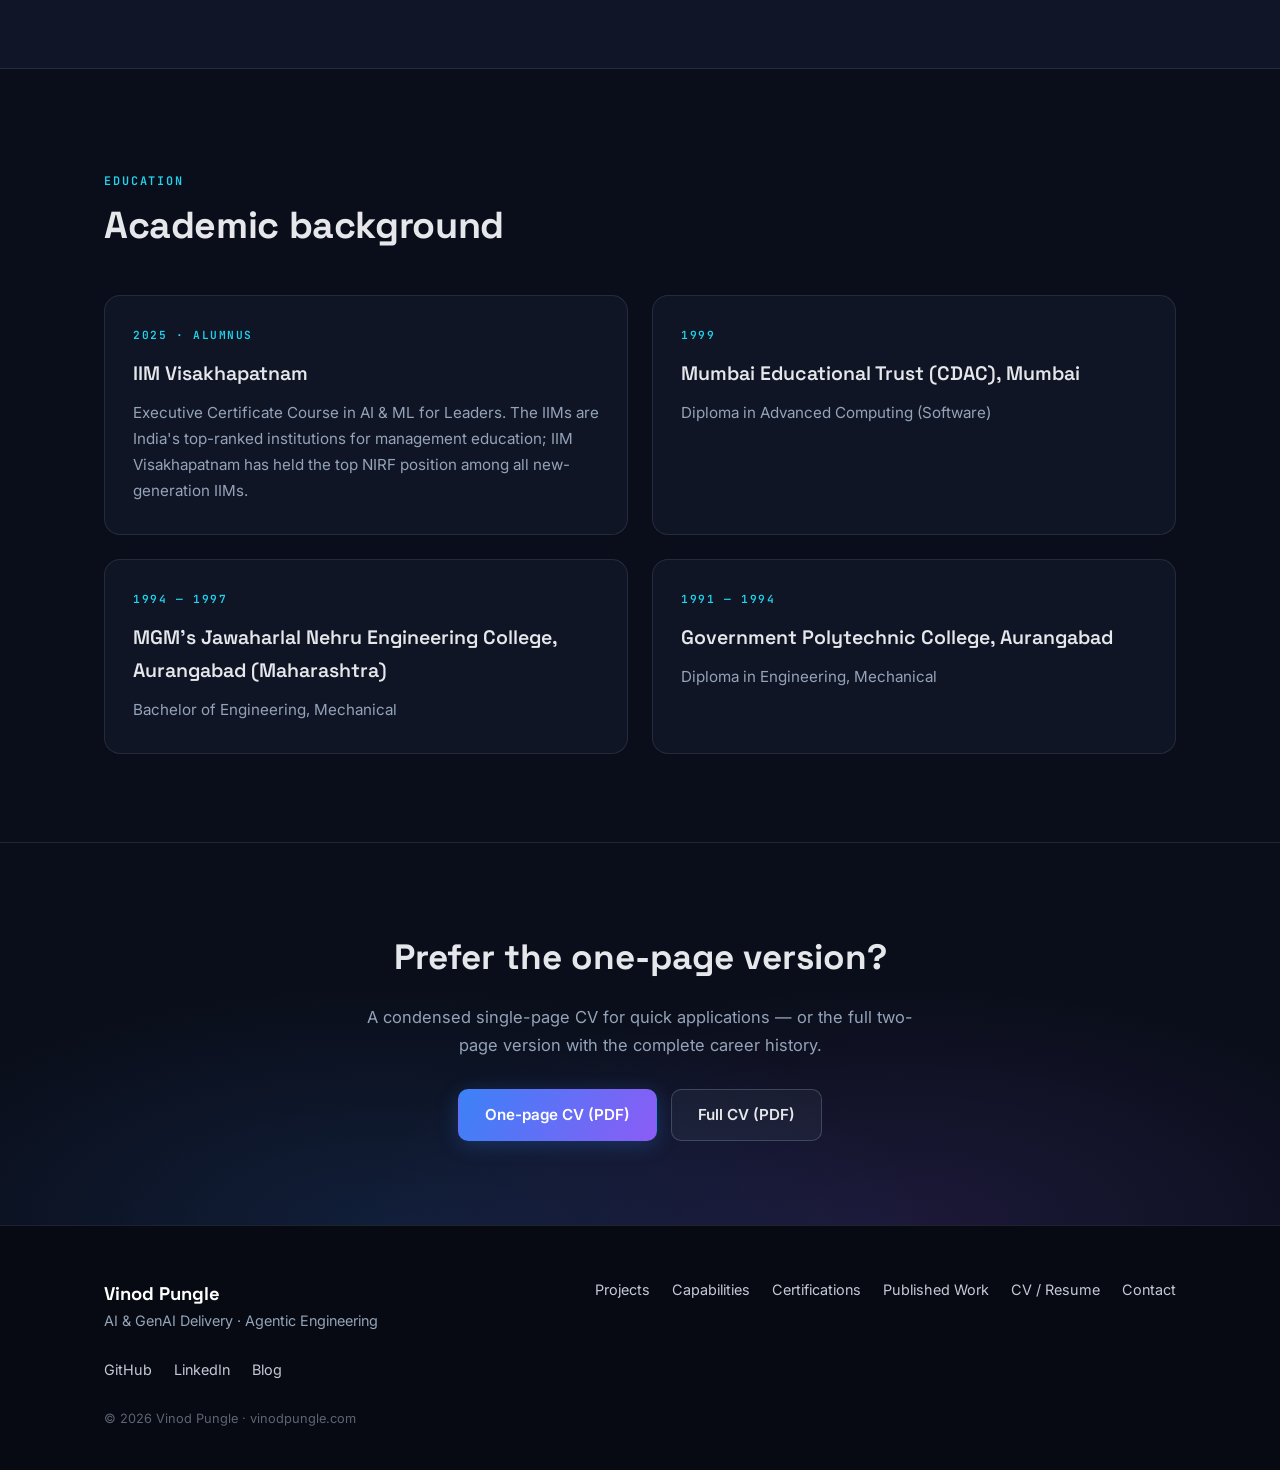
<file: resume.html>
<!DOCTYPE html>
<html lang="en">
<head>
  <meta charset="UTF-8" />
  <meta name="viewport" content="width=device-width, initial-scale=1.0" />
  <title>CV / Resume — Vinod Pungle</title>
  <meta name="description" content="CV of Vinod Pungle: 22+ years in software delivery, AI/GenAI programme leadership, PMP, PMI-ACP, SAFe 6, IIM Visakhapatnam AI/ML executive certificate." />
  <link rel="icon" type="image/svg+xml" href="assets/favicon.svg" />
  <link rel="preconnect" href="https://fonts.googleapis.com" />
  <link rel="preconnect" href="https://fonts.gstatic.com" crossorigin />
  <link href="https://fonts.googleapis.com/css2?family=Space+Grotesk:wght@500;600;700&family=Inter:wght@400;500;600&family=JetBrains+Mono:wght@400;500;600&display=swap" rel="stylesheet" />
  <link rel="stylesheet" href="css/style.css" />
</head>
<body>

<header class="site-header">
  <div class="container">
    <a class="brand" href="index.html"><span class="brand-mark">VP</span> Vinod Pungle</a>
    <button class="nav-toggle" aria-label="Toggle navigation" aria-expanded="false">☰</button>
    <nav class="site-nav">
      <ul>
        <li><a href="index.html">Home</a></li>
        <li><a href="projects.html">Projects</a></li>
        <li><a href="capabilities.html">Hands-on Capabilities</a></li>
        <li><a href="certifications.html">Certifications &amp; Trainings</a></li>
        <li><a href="writing.html">Published Work</a></li>
        <li><a href="resume.html">CV / Resume</a></li>
        <li><a class="btn btn-primary btn-sm" href="contact.html">Contact</a></li>
      </ul>
    </nav>
  </div>
</header>

<main>

  <section class="page-hero">
    <div class="container">
      <p style="font-family: var(--font-mono); font-size: 0.74rem; letter-spacing: 0.16em; text-transform: uppercase; color: var(--cyan); margin-bottom: 12px;">CV / Resume</p>
      <h1>22+ years, <span class="grad-text">one through-line</span>: delivery you can rely on.</h1>
      <p>Developer → onsite architect → Agile programme manager → AI/GenAI delivery leader. Private banking &amp; wealth management, securities, mortgage, fund administration, and audit — for clients across the UK, US, South Africa, and India, in regulated environments.</p>
      <div class="hero-actions">
        <a class="btn btn-primary" href="assets/Vinod_Pungle_Resume.pdf" download>Download CV (PDF)</a>
        <a class="btn btn-secondary" href="https://www.linkedin.com/in/vinodpungle" target="_blank" rel="noopener">LinkedIn Profile</a>
      </div>
    </div>
  </section>

  <!-- Experience timeline -->
  <section class="section">
    <div class="container">
      <div class="section-head reveal">
        <p class="kicker">Experience</p>
        <h2>Career history</h2>
      </div>

      <div class="timeline">
        <div class="t-item reveal">
          <span class="t-period">Apr 2021 — Present</span>
          <h3>Technical Manager / Product Development Manager</h3>
          <p class="t-org">Globant · Pune, India</p>
          <ul>
            <li><strong>INK Content Catalyst, Deloitte US (Aug 2025 – present):</strong> leading discovery of an agentic RAG platform on Azure — specialised AI agents orchestrated via Durable Functions, Azure OpenAI, Cognitive Search hybrid retrieval, Neo4j multi-hop knowledge graph, Document Intelligence, Cosmos DB. Delivered architecture, backlog, estimates, and implementation budget.</li>
            <li><strong>Transformation Hub, Deloitte US (Feb – Jun 2025):</strong> analysed a legacy DITA-OT publishing pipeline and produced the modern Azure/C# cloud-native solution architecture consumed by Deloitte audit applications.</li>
            <li><strong>EY Helix Programme 2.0, Ernst &amp; Young (Apr 2021 – Jan 2025):</strong> ran EY's global audit analytics programme — quarterly budgeting, PI and Solution Planning for 3+ scrum teams and 50+ people across India and onshore; embedded coding standards and CI/CD on Azure DevOps; executive-level Agile metrics reporting for clients such as Siemens and Nestlé (SAP HANA, .NET, ReactJS, Azure).</li>
          </ul>
        </div>

        <div class="t-item reveal">
          <span class="t-period">Oct 2019 — Apr 2021</span>
          <h3>Founder &amp; Business Owner</h3>
          <p class="t-org">SurpriseRed.com · Pune, India</p>
          <p>Founded and ran an e-commerce start-up — owning P&amp;L, business strategy, product evaluation, and technology decisions, and leading a 15-person technical team. Wound down due to Covid-19 supply disruption; the full-P&amp;L experience remains.</p>
        </div>

        <div class="t-item reveal">
          <span class="t-period">Jul 2004 — Sep 2019</span>
          <h3>Senior Engineer → Technical Manager → Agile Project Manager</h3>
          <p class="t-org">Zensar Technologies · Pune, India &amp; onsite South Africa</p>
          <ul>
            <li><strong>Assurant Mortgage Solutions, US (2017–19):</strong> Technical PM / Scrum Master for a microservices platform automating mortgage field services and valuations (.NET Web APIs, MS SQL), delivered in a regulated US financial services environment with metrics-driven releases in Jira.</li>
            <li><strong>FLOW, C. Hoare &amp; Co. — UK private bank (2012–17):</strong> Agile PM for a loan-origination and facilities platform — workflow application and business-rules engine on SharePoint/.NET; Scrum-of-Scrums across 2 onshore + 3 offshore teams; led Waterfall→Agile transformation. Direct Private Banking &amp; Wealth Management domain experience.</li>
            <li><strong>SILICA Fund Administration, South Africa (2010–12):</strong> PM for a wealth &amp; investment management platform under CMMi Level 5 processes, including external CMMi L5 quality audit (C++, Oracle).</li>
            <li><strong>Investec Securities, South Africa (2007–10, onsite):</strong> architected securities &amp; wealth-management solutions — corporate action engine, data feeds, message broker, stock-exchange bill allocations — across regulated trading and settlement workflows; established CI with automated TFS builds.</li>
            <li><strong>Marks &amp; Spencer / National Grid, UK (2004–07):</strong> senior engineer — dependency-injection solution framework, ASP.NET, MS BI (SSIS/SSRS).</li>
          </ul>
        </div>

        <div class="t-item reveal">
          <span class="t-period">Jul 1999 — Jun 2004</span>
          <h3>Software Engineer → Team Leader</h3>
          <p class="t-org">Microbit Associates &amp; Esstech Software · Mumbai, India</p>
          <p>Built a Sarbanes-Oxley compliance web application for Axentis Inc. (US) as team leader, and eLearning modules for commerce students — ASP/ASP.NET, C#, MS SQL.</p>
        </div>
      </div>
    </div>
  </section>

  <!-- Certifications -->
  <section class="section alt">
    <div class="container">
      <div class="section-head reveal">
        <p class="kicker">Certifications</p>
        <h2>Credentials at a glance</h2>
        <p>All verifiable — full details, badges, and training write-ups on the <a href="certifications.html">Certifications &amp; Trainings</a> page.</p>
      </div>
      <div class="card reveal">
        <ul class="contact-list">
          <li><span class="k">Jan 2026</span> <span><strong>DevOps with AI — MLOps &amp; LLMOps</strong>, SkillfyMe — <a href="https://www.linkedin.com/in/vinodpungle/details/certifications/" target="_blank" rel="noopener">view on LinkedIn</a></span></li>
          <li><span class="k">Apr 2025</span> <span><strong>Executive Certificate in AI &amp; ML for Leaders</strong>, IIM Visakhapatnam — <a href="https://www.linkedin.com/in/vinodpungle/details/certifications/" target="_blank" rel="noopener">view on LinkedIn</a></span></li>
          <li><span class="k">May 2024</span> <span><strong>PMP® — Project Management Professional</strong>, PMI — <a href="https://www.credly.com/badges/fbb6eb1f-5d1f-4442-97fe-d1e4711340a9" target="_blank" rel="noopener">verify on Credly</a></span></li>
          <li><span class="k">Mar 2024</span> <span><strong>Certified SAFe® 6 Agilist</strong>, Scaled Agile — <a href="https://www.credly.com/badges/b09686ef-4cfa-47ed-994a-fbc08e043754" target="_blank" rel="noopener">verify on Credly</a></span></li>
          <li><span class="k">Mar 2024</span> <span><strong>GenAI for Project Managers ×2</strong>, PMI — <a href="https://www.credly.com/badges/566c0b26-760e-4dbe-99fc-5863f07123d3" target="_blank" rel="noopener">GenAI Overview</a> · <a href="https://www.credly.com/badges/497a48dc-a4d1-4517-8b5e-035b57a7f59b" target="_blank" rel="noopener">Data Landscape</a></span></li>
          <li><span class="k">Oct 2023</span> <span><strong>PMI-ACP® — Agile Certified Practitioner</strong>, PMI — <a href="https://www.credly.com/badges/975c1c2b-0308-4c66-bfe0-5e9c6ff58ddd" target="_blank" rel="noopener">verify on Credly</a></span></li>
          <li><span class="k">Dec 2017</span> <span><strong>Certified ScrumMaster®</strong>, Scrum Alliance — <a href="https://www.scrumalliance.org/community/profile/vpungle" target="_blank" rel="noopener">verify profile</a></span></li>
        </ul>
        <a class="btn btn-secondary btn-sm" href="certifications.html" style="margin-top: 20px;">Explore Certifications &amp; Trainings</a>
      </div>
    </div>
  </section>

  <!-- Education -->
  <section class="section">
    <div class="container">
      <div class="section-head reveal">
        <p class="kicker">Education</p>
        <h2>Academic background</h2>
      </div>
      <div class="grid-2">
        <div class="card reveal">
          <p class="kicker">2025 · Alumnus</p>
          <h3>IIM Visakhapatnam</h3>
          <p>Executive Certificate Course in AI &amp; ML for Leaders. The IIMs are India's top-ranked institutions for management education; IIM Visakhapatnam has held the top NIRF position among all new-generation IIMs.</p>
        </div>
        <div class="card reveal">
          <p class="kicker">1999</p>
          <h3>Mumbai Educational Trust (CDAC), Mumbai</h3>
          <p>Diploma in Advanced Computing (Software)</p>
        </div>
        <div class="card reveal">
          <p class="kicker">1994 — 1997</p>
          <h3>MGM's Jawaharlal Nehru Engineering College, Aurangabad (Maharashtra)</h3>
          <p>Bachelor of Engineering, Mechanical</p>
        </div>
        <div class="card reveal">
          <p class="kicker">1991 — 1994</p>
          <h3>Government Polytechnic College, Aurangabad</h3>
          <p>Diploma in Engineering, Mechanical</p>
        </div>
      </div>
    </div>
  </section>

  <section class="cta-band">
    <div class="container">
      <h2>Prefer the one-page version?</h2>
      <p>A condensed single-page CV for quick applications — or the full two-page version with the complete career history.</p>
      <div class="hero-actions">
        <a class="btn btn-primary" href="assets/Vinod_Pungle_Resume_OnePage.pdf" download>One-page CV (PDF)</a>
        <a class="btn btn-secondary" href="assets/Vinod_Pungle_Resume.pdf" download>Full CV (PDF)</a>
      </div>
    </div>
  </section>

</main>

<footer class="site-footer">
  <div class="container">
    <div class="footer-grid">
      <div>
        <div class="foot-brand">Vinod Pungle</div>
        <p>AI &amp; GenAI Delivery · Agentic Engineering</p>
      </div>
      <div class="foot-links">
        <a href="projects.html">Projects</a>
        <a href="capabilities.html">Capabilities</a>
        <a href="certifications.html">Certifications</a>
        <a href="writing.html">Published Work</a>
        <a href="resume.html">CV / Resume</a>
        <a href="contact.html">Contact</a>
      </div>
      <div class="foot-links">
        <a href="https://github.com/VinodPungle" target="_blank" rel="noopener">GitHub</a>
        <a href="https://www.linkedin.com/in/vinodpungle" target="_blank" rel="noopener">LinkedIn</a>
        <a href="https://vinood.hashnode.dev" target="_blank" rel="noopener">Blog</a>
      </div>
    </div>
    <p class="foot-note">© 2026 Vinod Pungle · vinodpungle.com</p>
  </div>
</footer>

<script src="js/main.js"></script>
</body>
</html>
</file>
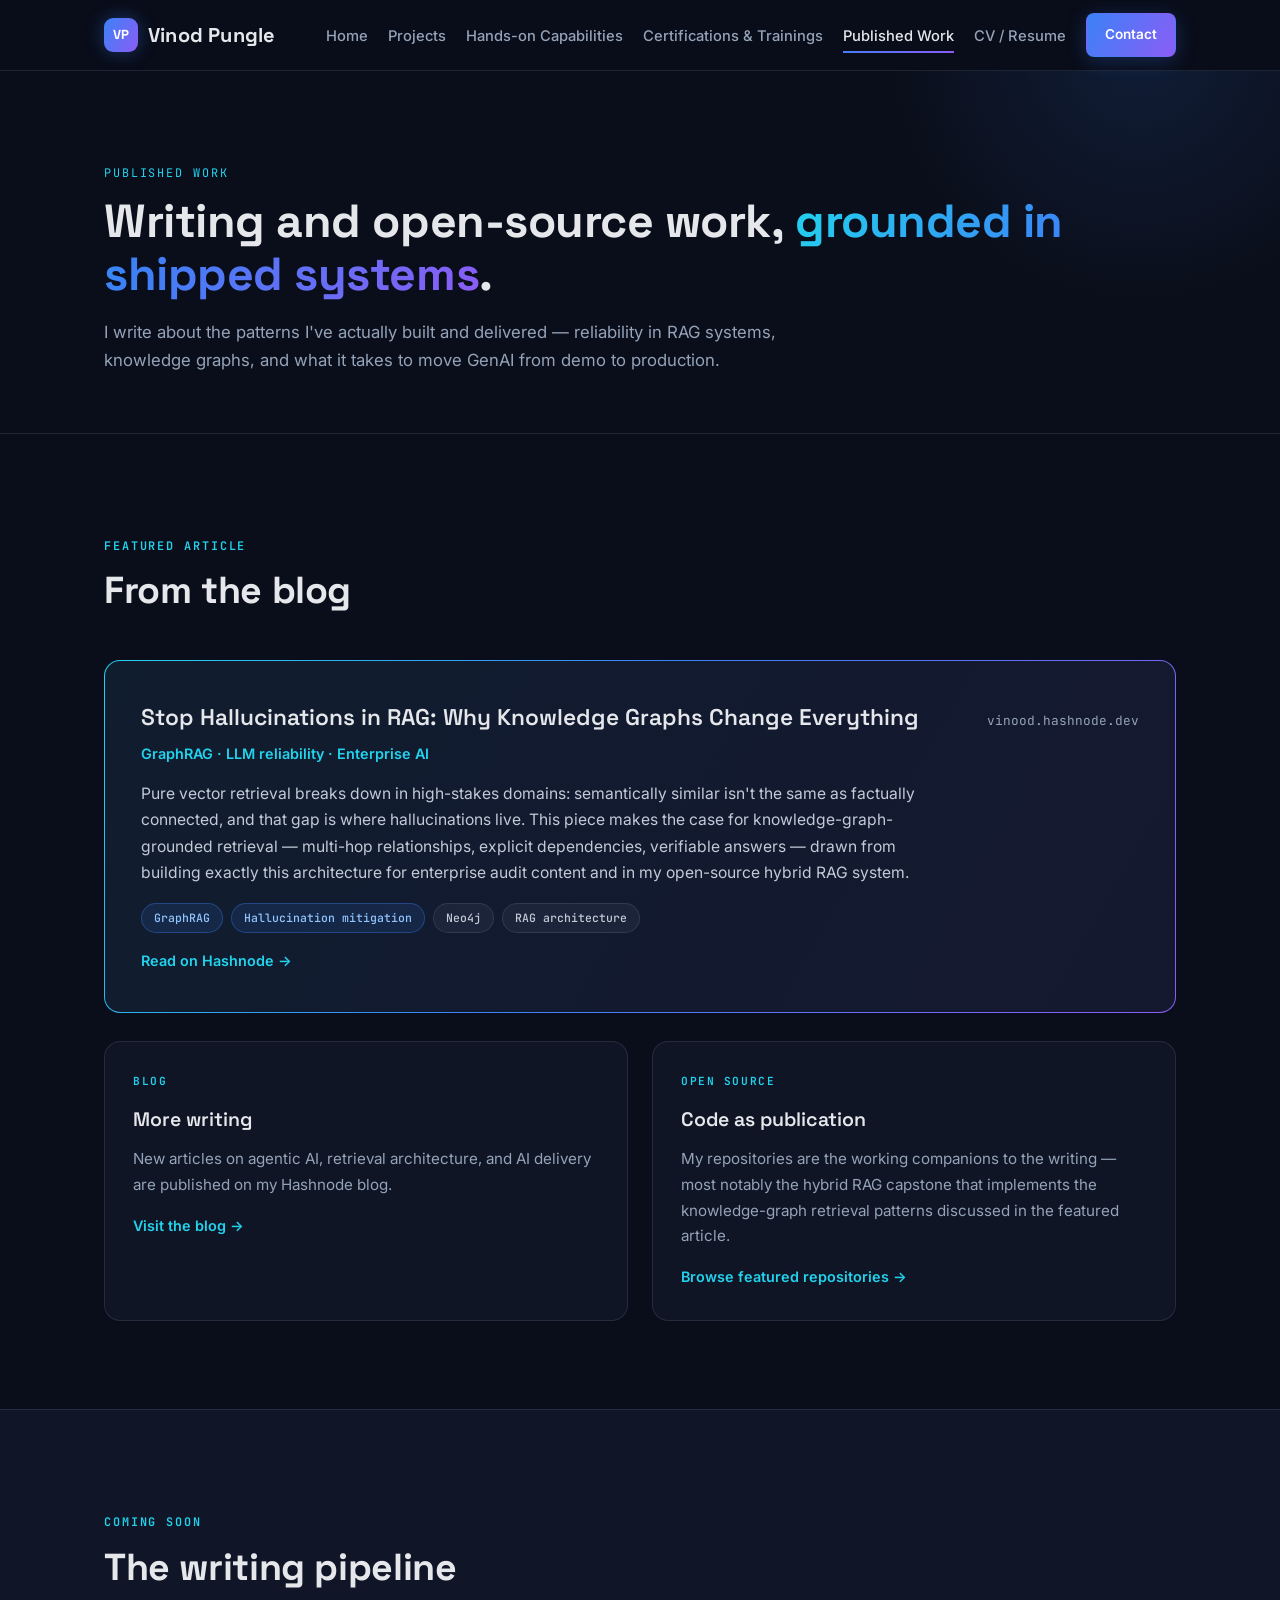
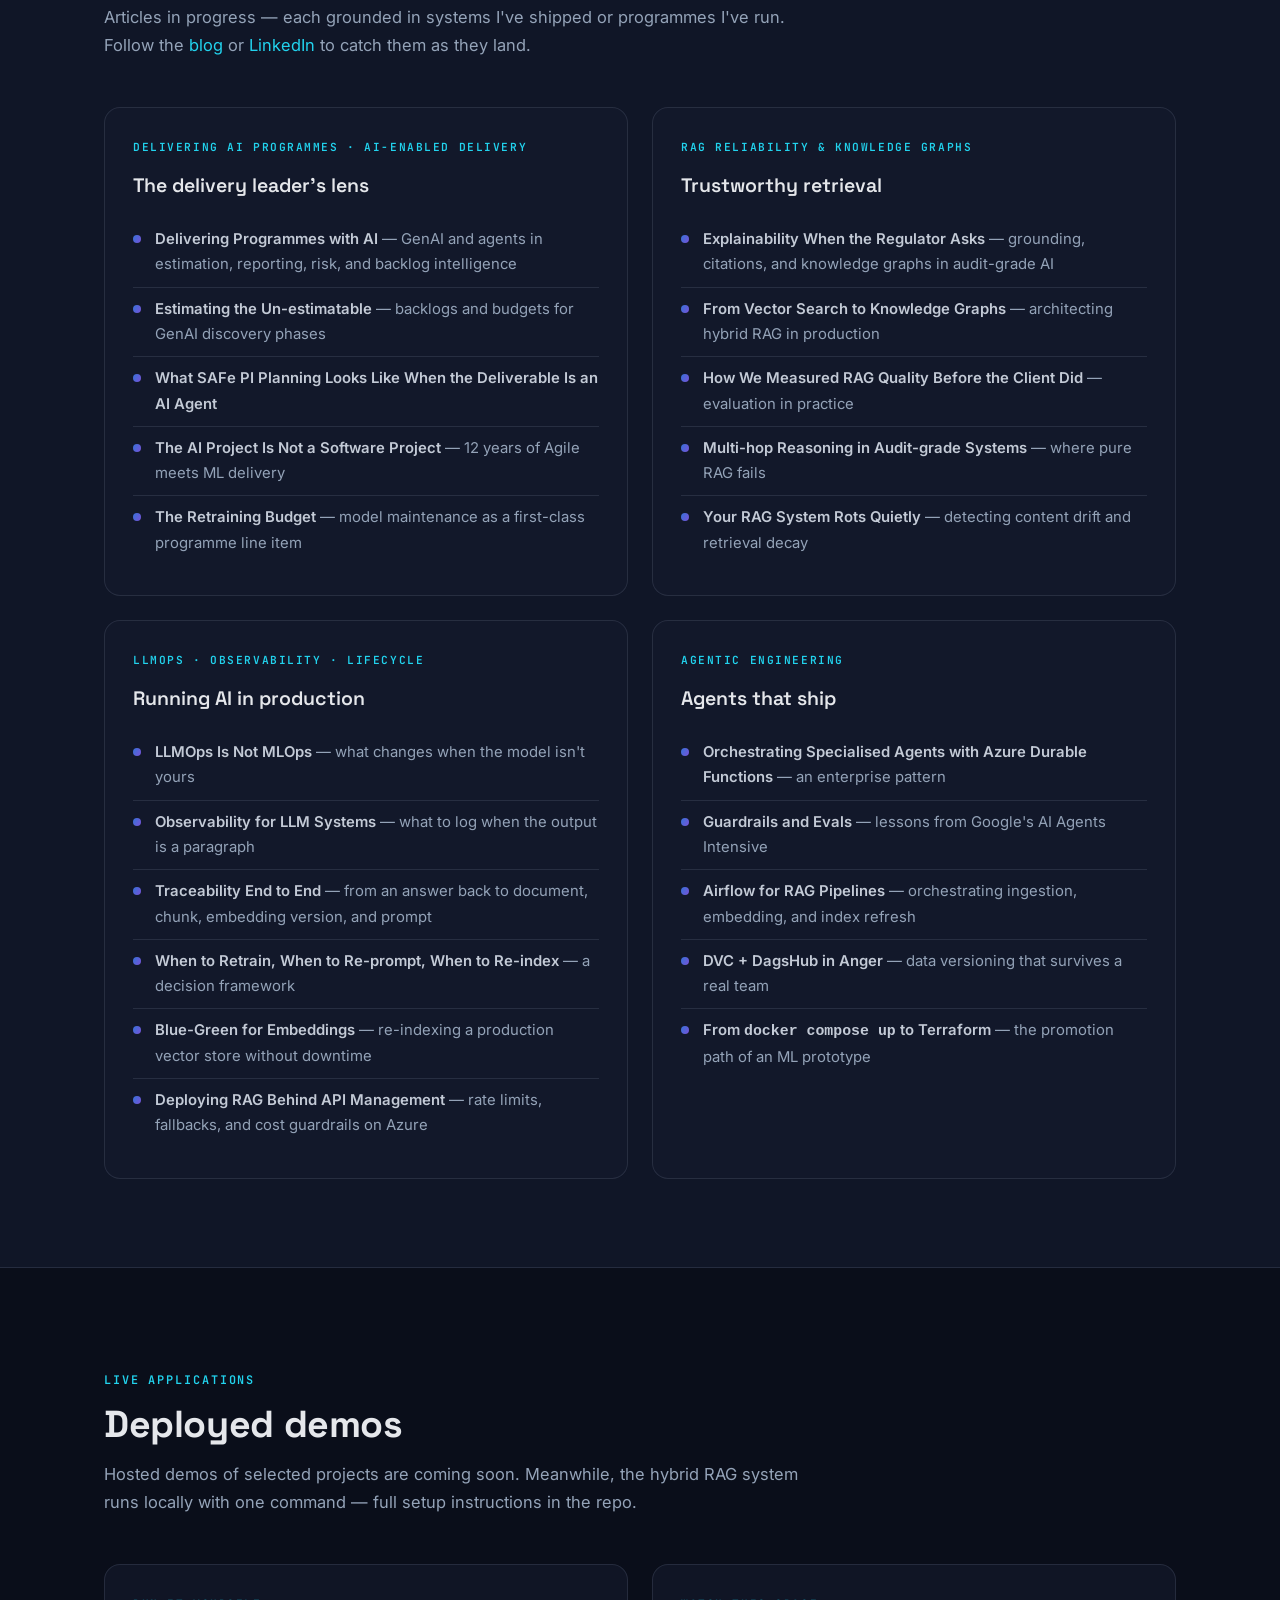
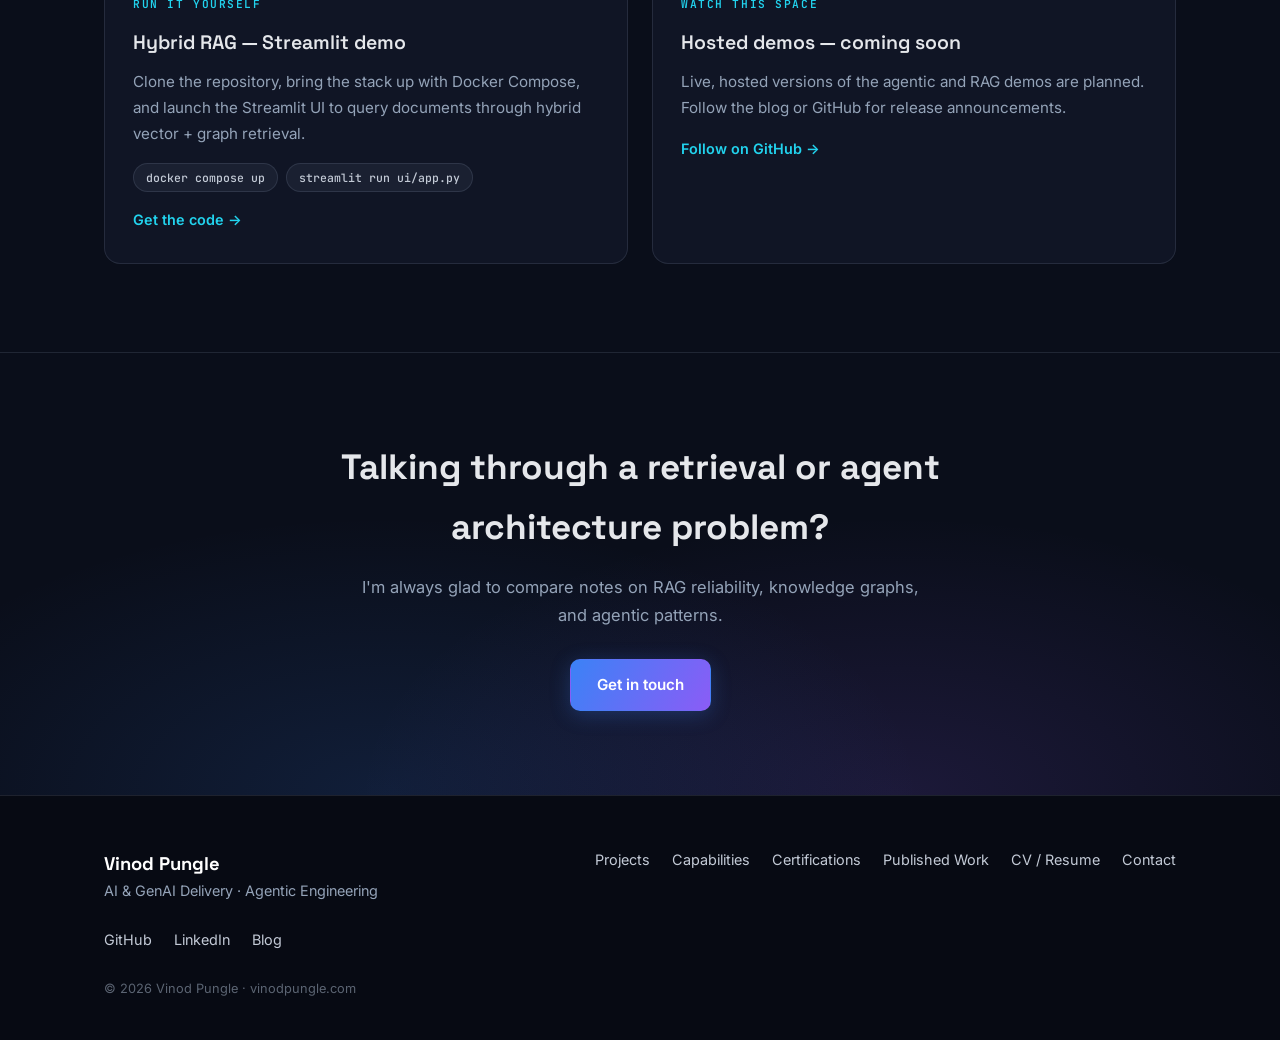
<file: writing.html>
<!DOCTYPE html>
<html lang="en">
<head>
  <meta charset="UTF-8" />
  <meta name="viewport" content="width=device-width, initial-scale=1.0" />
  <title>Published Work — Vinod Pungle</title>
  <meta name="description" content="Published writing and open-source work by Vinod Pungle: GraphRAG, LLM reliability, agentic AI, and enterprise AI delivery." />
  <link rel="icon" type="image/svg+xml" href="assets/favicon.svg" />
  <link rel="preconnect" href="https://fonts.googleapis.com" />
  <link rel="preconnect" href="https://fonts.gstatic.com" crossorigin />
  <link href="https://fonts.googleapis.com/css2?family=Space+Grotesk:wght@500;600;700&family=Inter:wght@400;500;600&family=JetBrains+Mono:wght@400;500;600&display=swap" rel="stylesheet" />
  <link rel="stylesheet" href="css/style.css" />
</head>
<body>

<header class="site-header">
  <div class="container">
    <a class="brand" href="index.html"><span class="brand-mark">VP</span> Vinod Pungle</a>
    <button class="nav-toggle" aria-label="Toggle navigation" aria-expanded="false">☰</button>
    <nav class="site-nav">
      <ul>
        <li><a href="index.html">Home</a></li>
        <li><a href="projects.html">Projects</a></li>
        <li><a href="capabilities.html">Hands-on Capabilities</a></li>
        <li><a href="certifications.html">Certifications &amp; Trainings</a></li>
        <li><a href="writing.html">Published Work</a></li>
        <li><a href="resume.html">CV / Resume</a></li>
        <li><a class="btn btn-primary btn-sm" href="contact.html">Contact</a></li>
      </ul>
    </nav>
  </div>
</header>

<main>

  <section class="page-hero">
    <div class="container">
      <p style="font-family: var(--font-mono); font-size: 0.74rem; letter-spacing: 0.16em; text-transform: uppercase; color: var(--cyan); margin-bottom: 12px;">Published Work</p>
      <h1>Writing and open-source work, <span class="grad-text">grounded in shipped systems</span>.</h1>
      <p>I write about the patterns I've actually built and delivered — reliability in RAG systems, knowledge graphs, and what it takes to move GenAI from demo to production.</p>
    </div>
  </section>

  <!-- Featured article -->
  <section class="section">
    <div class="container">
      <div class="section-head reveal">
        <p class="kicker">Featured article</p>
        <h2>From the blog</h2>
      </div>

      <article class="case card-featured reveal" style="border: 1px solid transparent; background: linear-gradient(rgba(16,22,39,0.96), rgba(16,22,39,0.96)) padding-box, var(--accent-grad-wide) border-box;">
        <div class="case-top">
          <h3>Stop Hallucinations in RAG: Why Knowledge Graphs Change Everything</h3>
          <span class="case-meta">vinood.hashnode.dev</span>
        </div>
        <p class="case-role">GraphRAG · LLM reliability · Enterprise AI</p>
        <p class="case-summary">
          Pure vector retrieval breaks down in high-stakes domains: semantically similar isn't the same as factually connected, and that gap
          is where hallucinations live. This piece makes the case for knowledge-graph-grounded retrieval — multi-hop relationships, explicit
          dependencies, verifiable answers — drawn from building exactly this architecture for enterprise audit content and in my open-source
          hybrid RAG system.
        </p>
        <div class="chips">
          <span class="chip accent">GraphRAG</span><span class="chip accent">Hallucination mitigation</span><span class="chip">Neo4j</span><span class="chip">RAG architecture</span>
        </div>
        <a class="card-link" href="https://vinood.hashnode.dev/stop-hallucinations-in-rag-why-knowledge-graphs-change-everything" target="_blank" rel="noopener">Read on Hashnode</a>
      </article>

      <div class="grid-2" style="margin-top: 28px;">
        <div class="card reveal">
          <p class="kicker">Blog</p>
          <h3>More writing</h3>
          <p>New articles on agentic AI, retrieval architecture, and AI delivery are published on my Hashnode blog.</p>
          <a class="card-link" href="https://vinood.hashnode.dev" target="_blank" rel="noopener">Visit the blog</a>
        </div>
        <div class="card reveal">
          <p class="kicker">Open source</p>
          <h3>Code as publication</h3>
          <p>My repositories are the working companions to the writing — most notably the hybrid RAG capstone that implements the knowledge-graph retrieval patterns discussed in the featured article.</p>
          <a class="card-link" href="capabilities.html">Browse featured repositories</a>
        </div>
      </div>
    </div>
  </section>

  <!-- Writing pipeline -->
  <section class="section alt">
    <div class="container">
      <div class="section-head reveal">
        <p class="kicker">Coming soon</p>
        <h2>The writing pipeline</h2>
        <p>Articles in progress — each grounded in systems I've shipped or programmes I've run. Follow the <a href="https://vinood.hashnode.dev" target="_blank" rel="noopener">blog</a> or <a href="https://www.linkedin.com/in/vinodpungle" target="_blank" rel="noopener">LinkedIn</a> to catch them as they land.</p>
      </div>
      <div class="grid-2">
        <div class="card reveal">
          <p class="kicker">Delivering AI programmes · AI-enabled delivery</p>
          <h3>The delivery leader's lens</h3>
          <ul class="topic-list">
            <li><strong>Delivering Programmes with AI</strong> — GenAI and agents in estimation, reporting, risk, and backlog intelligence</li>
            <li><strong>Estimating the Un-estimatable</strong> — backlogs and budgets for GenAI discovery phases</li>
            <li><strong>What SAFe PI Planning Looks Like When the Deliverable Is an AI Agent</strong></li>
            <li><strong>The AI Project Is Not a Software Project</strong> — 12 years of Agile meets ML delivery</li>
            <li><strong>The Retraining Budget</strong> — model maintenance as a first-class programme line item</li>
          </ul>
        </div>
        <div class="card reveal">
          <p class="kicker">RAG reliability &amp; knowledge graphs</p>
          <h3>Trustworthy retrieval</h3>
          <ul class="topic-list">
            <li><strong>Explainability When the Regulator Asks</strong> — grounding, citations, and knowledge graphs in audit-grade AI</li>
            <li><strong>From Vector Search to Knowledge Graphs</strong> — architecting hybrid RAG in production</li>
            <li><strong>How We Measured RAG Quality Before the Client Did</strong> — evaluation in practice</li>
            <li><strong>Multi-hop Reasoning in Audit-grade Systems</strong> — where pure RAG fails</li>
            <li><strong>Your RAG System Rots Quietly</strong> — detecting content drift and retrieval decay</li>
          </ul>
        </div>
        <div class="card reveal">
          <p class="kicker">LLMOps · observability · lifecycle</p>
          <h3>Running AI in production</h3>
          <ul class="topic-list">
            <li><strong>LLMOps Is Not MLOps</strong> — what changes when the model isn't yours</li>
            <li><strong>Observability for LLM Systems</strong> — what to log when the output is a paragraph</li>
            <li><strong>Traceability End to End</strong> — from an answer back to document, chunk, embedding version, and prompt</li>
            <li><strong>When to Retrain, When to Re-prompt, When to Re-index</strong> — a decision framework</li>
            <li><strong>Blue-Green for Embeddings</strong> — re-indexing a production vector store without downtime</li>
            <li><strong>Deploying RAG Behind API Management</strong> — rate limits, fallbacks, and cost guardrails on Azure</li>
          </ul>
        </div>
        <div class="card reveal">
          <p class="kicker">Agentic engineering</p>
          <h3>Agents that ship</h3>
          <ul class="topic-list">
            <li><strong>Orchestrating Specialised Agents with Azure Durable Functions</strong> — an enterprise pattern</li>
            <li><strong>Guardrails and Evals</strong> — lessons from Google's AI Agents Intensive</li>
            <li><strong>Airflow for RAG Pipelines</strong> — orchestrating ingestion, embedding, and index refresh</li>
            <li><strong>DVC + DagsHub in Anger</strong> — data versioning that survives a real team</li>
            <li><strong>From <code>docker compose up</code> to Terraform</strong> — the promotion path of an ML prototype</li>
          </ul>
        </div>
      </div>
    </div>
  </section>

  <!-- Live applications placeholder -->
  <section class="section">
    <div class="container">
      <div class="section-head reveal">
        <p class="kicker">Live applications</p>
        <h2>Deployed demos</h2>
        <p>Hosted demos of selected projects are coming soon. Meanwhile, the hybrid RAG system runs locally with one command — full setup instructions in the repo.</p>
      </div>
      <div class="grid-2">
        <div class="card reveal">
          <p class="kicker">Run it yourself</p>
          <h3>Hybrid RAG — Streamlit demo</h3>
          <p>Clone the repository, bring the stack up with Docker Compose, and launch the Streamlit UI to query documents through hybrid vector + graph retrieval.</p>
          <div class="chips"><span class="chip">docker compose up</span><span class="chip">streamlit run ui/app.py</span></div>
          <a class="card-link" href="https://github.com/VinodPungle/hybrid-rag-capstone" target="_blank" rel="noopener">Get the code</a>
        </div>
        <div class="card reveal">
          <p class="kicker">Watch this space</p>
          <h3>Hosted demos — coming soon</h3>
          <p>Live, hosted versions of the agentic and RAG demos are planned. Follow the blog or GitHub for release announcements.</p>
          <a class="card-link" href="https://github.com/VinodPungle" target="_blank" rel="noopener">Follow on GitHub</a>
        </div>
      </div>
    </div>
  </section>

  <section class="cta-band">
    <div class="container">
      <h2>Talking through a retrieval or agent architecture problem?</h2>
      <p>I'm always glad to compare notes on RAG reliability, knowledge graphs, and agentic patterns.</p>
      <a class="btn btn-primary" href="contact.html">Get in touch</a>
    </div>
  </section>

</main>

<footer class="site-footer">
  <div class="container">
    <div class="footer-grid">
      <div>
        <div class="foot-brand">Vinod Pungle</div>
        <p>AI &amp; GenAI Delivery · Agentic Engineering</p>
      </div>
      <div class="foot-links">
        <a href="projects.html">Projects</a>
        <a href="capabilities.html">Capabilities</a>
        <a href="certifications.html">Certifications</a>
        <a href="writing.html">Published Work</a>
        <a href="resume.html">CV / Resume</a>
        <a href="contact.html">Contact</a>
      </div>
      <div class="foot-links">
        <a href="https://github.com/VinodPungle" target="_blank" rel="noopener">GitHub</a>
        <a href="https://www.linkedin.com/in/vinodpungle" target="_blank" rel="noopener">LinkedIn</a>
        <a href="https://vinood.hashnode.dev" target="_blank" rel="noopener">Blog</a>
      </div>
    </div>
    <p class="foot-note">© 2026 Vinod Pungle · vinodpungle.com</p>
  </div>
</footer>

<script src="js/main.js"></script>
</body>
</html>
</file>
<file: css/style.css>
/* ============================================================
   Vinod Pungle — Personal Site
   Design system: dark modern tech
   Near-black base · electric blue → violet gradients ·
   glass cards · glowing accents · recruiter-scannable hierarchy
   ============================================================ */

:root {
  --bg: #0a0e1a;
  --bg-elev: #101627;
  --bg-elev-2: #141b2d;
  --ink: #e5e7eb;
  --ink-soft: #c3cad6;
  --muted: #94a3b8;
  --blue: #3b82f6;
  --violet: #8b5cf6;
  --cyan: #22d3ee;
  --accent-grad: linear-gradient(120deg, var(--blue), var(--violet));
  --accent-grad-wide: linear-gradient(120deg, #22d3ee, #3b82f6 45%, #8b5cf6);
  --border: rgba(148, 163, 184, 0.16);
  --border-strong: rgba(148, 163, 184, 0.3);
  --glow-blue: rgba(59, 130, 246, 0.35);
  --glow-violet: rgba(139, 92, 246, 0.3);
  --radius: 16px;
  --font-display: "Space Grotesk", "Segoe UI", sans-serif;
  --font-body: "Inter", -apple-system, "Segoe UI", sans-serif;
  --font-mono: "JetBrains Mono", "Cascadia Code", Consolas, monospace;
}

* { margin: 0; padding: 0; box-sizing: border-box; }

html { scroll-behavior: smooth; }

body {
  font-family: var(--font-body);
  background: var(--bg);
  color: var(--ink);
  line-height: 1.7;
  font-size: 16.5px;
  -webkit-font-smoothing: antialiased;
}

img { max-width: 100%; display: block; }

a { color: var(--cyan); text-decoration: none; }
a:hover { text-decoration: underline; }

::selection { background: rgba(139, 92, 246, 0.45); color: #fff; }

.container { max-width: 1120px; margin: 0 auto; padding: 0 24px; }

/* ---------- Gradient text helper ---------- */

.grad-text {
  background: var(--accent-grad-wide);
  -webkit-background-clip: text;
  background-clip: text;
  color: transparent;
}

/* ---------- Header ---------- */

.site-header {
  position: sticky;
  top: 0;
  z-index: 50;
  background: rgba(10, 14, 26, 0.78);
  backdrop-filter: blur(14px);
  -webkit-backdrop-filter: blur(14px);
  border-bottom: 1px solid var(--border);
}

.site-header .container {
  display: flex;
  align-items: center;
  justify-content: space-between;
  height: 70px;
}

.brand {
  font-family: var(--font-display);
  font-size: 1.25rem;
  font-weight: 700;
  color: var(--ink);
  letter-spacing: 0.01em;
  display: flex;
  align-items: center;
  gap: 10px;
}
.brand:hover { text-decoration: none; }

.brand-mark {
  width: 34px;
  height: 34px;
  border-radius: 9px;
  background: var(--accent-grad);
  display: grid;
  place-items: center;
  font-size: 0.82rem;
  font-weight: 700;
  color: #fff;
  letter-spacing: 0;
  box-shadow: 0 0 18px var(--glow-blue);
}

.nav-toggle {
  display: none;
  background: none;
  border: 1px solid var(--border-strong);
  border-radius: 8px;
  padding: 8px 12px;
  cursor: pointer;
  font-size: 1rem;
  color: var(--ink);
}

.site-nav { display: flex; align-items: center; gap: 28px; }

.site-nav ul {
  display: flex;
  gap: 20px;
  list-style: none;
  align-items: center;
}

.site-nav a:not(.btn) {
  color: var(--muted);
  font-size: 0.92rem;
  font-weight: 500;
  padding: 6px 0;
  border-bottom: 2px solid transparent;
}
.site-nav a:not(.btn):hover { color: var(--ink); text-decoration: none; }
.site-nav a.active {
  color: var(--ink);
  border-image: var(--accent-grad) 1;
  border-bottom: 2px solid;
}

/* ---------- Buttons ---------- */

.btn {
  display: inline-block;
  padding: 12px 26px;
  border-radius: 10px;
  font-size: 0.95rem;
  font-weight: 600;
  border: 1px solid transparent;
  transition: transform 0.15s ease, box-shadow 0.15s ease, border-color 0.15s ease;
  cursor: pointer;
}
.btn:hover { text-decoration: none; transform: translateY(-1px); }

.btn-primary {
  background: var(--accent-grad);
  color: #fff;
  box-shadow: 0 4px 20px rgba(59, 130, 246, 0.25);
}
.btn-primary:hover { box-shadow: 0 6px 28px var(--glow-blue); }

.btn-secondary {
  background: rgba(148, 163, 184, 0.07);
  color: var(--ink);
  border-color: var(--border-strong);
}
.btn-secondary:hover { border-color: var(--blue); box-shadow: 0 0 16px rgba(59, 130, 246, 0.18); }

.btn-sm { padding: 9px 18px; font-size: 0.85rem; border-radius: 8px; }

/* ---------- Hero (home) ---------- */

.hero {
  position: relative;
  padding: 100px 0 80px;
  overflow: hidden;
}

/* subtle grid texture + radial glows, pure CSS */
.hero::before {
  content: "";
  position: absolute;
  inset: 0;
  background-image:
    linear-gradient(rgba(148, 163, 184, 0.05) 1px, transparent 1px),
    linear-gradient(90deg, rgba(148, 163, 184, 0.05) 1px, transparent 1px);
  background-size: 44px 44px;
  mask-image: radial-gradient(ellipse 90% 80% at 50% 0%, #000 30%, transparent 75%);
  -webkit-mask-image: radial-gradient(ellipse 90% 80% at 50% 0%, #000 30%, transparent 75%);
  pointer-events: none;
}
.hero::after {
  content: "";
  position: absolute;
  width: 640px;
  height: 640px;
  top: -260px;
  right: -160px;
  background: radial-gradient(circle, rgba(139, 92, 246, 0.16), transparent 65%);
  pointer-events: none;
}

.hero .container { position: relative; z-index: 1; }

.hero-grid {
  display: grid;
  grid-template-columns: 1.5fr 1fr;
  gap: 56px;
  align-items: center;
}

.eyebrow {
  display: inline-flex;
  align-items: center;
  gap: 8px;
  font-family: var(--font-mono);
  font-size: 0.74rem;
  font-weight: 600;
  letter-spacing: 0.14em;
  text-transform: uppercase;
  color: var(--cyan);
  margin-bottom: 20px;
  padding: 6px 14px;
  border: 1px solid rgba(34, 211, 238, 0.3);
  border-radius: 999px;
  background: rgba(34, 211, 238, 0.06);
}

.eyebrow::before {
  content: "";
  width: 7px;
  height: 7px;
  border-radius: 50%;
  background: var(--cyan);
  box-shadow: 0 0 8px var(--cyan);
}

.hero h1 {
  font-family: var(--font-display);
  font-weight: 700;
  font-size: clamp(2.3rem, 5.2vw, 3.6rem);
  line-height: 1.12;
  letter-spacing: -0.02em;
}

.hero .lede {
  margin-top: 24px;
  font-size: 1.13rem;
  color: var(--muted);
  max-width: 60ch;
}

.hero .lede strong { color: var(--ink-soft); font-weight: 600; }

.hero-actions { margin-top: 36px; display: flex; gap: 14px; flex-wrap: wrap; }

.hero-status {
  margin-top: 30px;
  font-size: 0.88rem;
  color: var(--muted);
  font-family: var(--font-mono);
}
.hero-status .dot {
  display: inline-block;
  width: 8px;
  height: 8px;
  border-radius: 50%;
  background: #34d399;
  box-shadow: 0 0 8px #34d399;
  margin-right: 8px;
}

/* Portrait */

.hero-portrait { position: relative; justify-self: center; }

.hero-portrait .frame {
  width: min(320px, 70vw);
  aspect-ratio: 1;
  border-radius: 24px;
  padding: 3px;
  background: var(--accent-grad-wide);
  box-shadow: 0 0 44px rgba(59, 130, 246, 0.28), 0 0 90px rgba(139, 92, 246, 0.16);
}

.hero-portrait img {
  width: 100%;
  height: 100%;
  object-fit: cover;
  object-position: 65% 20%;
  border-radius: 21px;
}

a.badge:hover { text-decoration: none; border-color: var(--blue); }

.hero-portrait .badge {
  position: absolute;
  bottom: -16px;
  left: 50%;
  transform: translateX(-50%);
  white-space: nowrap;
  background: var(--bg-elev-2);
  border: 1px solid var(--border-strong);
  border-radius: 999px;
  padding: 8px 18px;
  font-size: 0.8rem;
  font-weight: 600;
  color: var(--ink-soft);
  box-shadow: 0 8px 24px rgba(0, 0, 0, 0.45);
}

/* ---------- Credibility bar ---------- */

.cred-bar {
  border-top: 1px solid var(--border);
  border-bottom: 1px solid var(--border);
  background: var(--bg-elev);
  padding: 38px 0;
}

.cred-grid {
  display: grid;
  grid-template-columns: repeat(4, 1fr);
  gap: 24px;
  text-align: center;
}

.cred-grid .num {
  font-family: var(--font-display);
  font-size: 2.2rem;
  font-weight: 700;
  line-height: 1.1;
  background: var(--accent-grad-wide);
  -webkit-background-clip: text;
  background-clip: text;
  color: transparent;
}

.cred-grid .lbl {
  font-size: 0.82rem;
  color: var(--muted);
  margin-top: 6px;
  letter-spacing: 0.02em;
}

.client-strip {
  margin-top: 30px;
  text-align: center;
  font-size: 0.88rem;
  color: var(--muted);
}
.client-strip strong { color: var(--ink-soft); font-weight: 600; }

/* ---------- Sections ---------- */

.section { padding: 88px 0; }
.section.alt {
  background: var(--bg-elev);
  border-top: 1px solid var(--border);
  border-bottom: 1px solid var(--border);
}

.section-head { max-width: 720px; margin-bottom: 48px; }

.section-head .kicker {
  font-family: var(--font-mono);
  font-size: 0.74rem;
  font-weight: 600;
  letter-spacing: 0.16em;
  text-transform: uppercase;
  color: var(--cyan);
  margin-bottom: 12px;
}

.section-head h2 {
  font-family: var(--font-display);
  font-weight: 700;
  font-size: clamp(1.7rem, 3.4vw, 2.35rem);
  line-height: 1.18;
  letter-spacing: -0.01em;
}

.section-head p { margin-top: 14px; color: var(--muted); }

/* ---------- Cards & grids ---------- */

.grid-3 { display: grid; grid-template-columns: repeat(3, 1fr); gap: 24px; }
.grid-2 { display: grid; grid-template-columns: repeat(2, 1fr); gap: 24px; }

.card {
  position: relative;
  background: rgba(20, 27, 45, 0.66);
  backdrop-filter: blur(8px);
  border: 1px solid var(--border);
  border-radius: var(--radius);
  padding: 30px 28px;
  transition: border-color 0.2s ease, box-shadow 0.2s ease, transform 0.2s ease;
}
.card:hover {
  border-color: rgba(59, 130, 246, 0.5);
  box-shadow: 0 0 0 1px rgba(59, 130, 246, 0.25), 0 14px 44px rgba(0, 0, 0, 0.4);
  transform: translateY(-3px);
}

.card h3 {
  font-family: var(--font-display);
  font-weight: 600;
  font-size: 1.22rem;
  margin-bottom: 10px;
  color: var(--ink);
}

.card p { color: var(--muted); font-size: 0.95rem; }

.card .kicker {
  font-family: var(--font-mono);
  font-size: 0.7rem;
  font-weight: 600;
  letter-spacing: 0.14em;
  text-transform: uppercase;
  color: var(--cyan);
  margin-bottom: 12px;
}

.card-link { display: inline-block; margin-top: 16px; font-weight: 600; font-size: 0.9rem; }
.card-link::after { content: " \2192"; }

/* Featured card with gradient border */

.card-featured {
  border: 1px solid transparent;
  background:
    linear-gradient(rgba(16, 22, 39, 0.96), rgba(16, 22, 39, 0.96)) padding-box,
    var(--accent-grad-wide) border-box;
}
.card-featured:hover {
  box-shadow: 0 0 34px rgba(59, 130, 246, 0.22), 0 14px 44px rgba(0, 0, 0, 0.4);
}

/* ---------- Chips / tags ---------- */

.chips { display: flex; flex-wrap: wrap; gap: 8px; margin-top: 16px; }

.chip {
  font-family: var(--font-mono);
  font-size: 0.72rem;
  font-weight: 500;
  color: var(--ink-soft);
  background: rgba(148, 163, 184, 0.08);
  border: 1px solid var(--border);
  border-radius: 999px;
  padding: 4px 12px;
  white-space: nowrap;
}

.chip.accent {
  background: rgba(59, 130, 246, 0.12);
  color: #93c5fd;
  border-color: rgba(59, 130, 246, 0.35);
}

/* ---------- Timeline (Resume page) ---------- */

.timeline { position: relative; margin-top: 12px; }
.timeline::before {
  content: "";
  position: absolute;
  left: 7px;
  top: 6px;
  bottom: 6px;
  width: 2px;
  background: linear-gradient(180deg, var(--cyan), var(--blue) 40%, var(--violet));
  opacity: 0.5;
}

.t-item { position: relative; padding: 0 0 52px 44px; }
.t-item:last-child { padding-bottom: 0; }
.t-item::before {
  content: "";
  position: absolute;
  left: 0;
  top: 7px;
  width: 16px;
  height: 16px;
  border-radius: 50%;
  background: var(--bg);
  border: 3px solid var(--blue);
  box-shadow: 0 0 12px var(--glow-blue);
}

.t-item .t-period {
  font-family: var(--font-mono);
  font-size: 0.76rem;
  font-weight: 600;
  letter-spacing: 0.08em;
  text-transform: uppercase;
  color: var(--cyan);
}

.t-item h3 {
  font-family: var(--font-display);
  font-weight: 600;
  font-size: 1.3rem;
  margin-top: 6px;
}

.t-item .t-org { color: var(--ink-soft); font-weight: 500; font-size: 0.95rem; margin-top: 2px; }

.t-item p { color: var(--muted); font-size: 0.95rem; margin-top: 10px; max-width: 72ch; }

.t-item ul { margin: 12px 0 0 18px; color: var(--muted); font-size: 0.95rem; }
.t-item li { margin-bottom: 7px; max-width: 70ch; }

/* ---------- Case study cards (Projects page) ---------- */

.case {
  background: rgba(20, 27, 45, 0.66);
  border: 1px solid var(--border);
  border-radius: var(--radius);
  padding: 38px 36px;
  margin-bottom: 28px;
  transition: border-color 0.2s ease, box-shadow 0.2s ease;
}
.case:hover {
  border-color: rgba(59, 130, 246, 0.5);
  box-shadow: 0 0 0 1px rgba(59, 130, 246, 0.2), 0 14px 44px rgba(0, 0, 0, 0.4);
}

.case-top { display: flex; justify-content: space-between; align-items: baseline; flex-wrap: wrap; gap: 8px; }

.case h3 { font-family: var(--font-display); font-weight: 600; font-size: 1.42rem; }

.case .case-meta { font-family: var(--font-mono); font-size: 0.8rem; color: var(--muted); }

.case .case-role {
  margin-top: 4px;
  font-size: 0.9rem;
  font-weight: 600;
  color: var(--cyan);
}

.case p.case-summary { margin-top: 14px; color: var(--ink-soft); font-size: 0.98rem; max-width: 80ch; }

.case ul { margin: 14px 0 0 18px; color: var(--muted); font-size: 0.95rem; }
.case li { margin-bottom: 7px; max-width: 78ch; }

/* ---------- Topic pipeline (Published Work) ---------- */

.topic-list { list-style: none; margin-top: 16px; }
.topic-list li {
  position: relative;
  padding: 9px 0 9px 22px;
  color: var(--muted);
  font-size: 0.93rem;
  border-bottom: 1px solid var(--border);
}
.topic-list li:last-child { border-bottom: none; }
.topic-list li::before {
  content: "";
  position: absolute;
  left: 0;
  top: 17px;
  width: 8px;
  height: 8px;
  border-radius: 50%;
  background: var(--accent-grad);
  opacity: 0.85;
}
.topic-list li strong { color: var(--ink-soft); font-weight: 600; }

/* ---------- Skill matrix ---------- */

.skill-group h3 {
  font-family: var(--font-display);
  font-weight: 600;
  font-size: 1.12rem;
  margin-bottom: 6px;
}
.skill-group > p { font-size: 0.9rem; color: var(--muted); }

/* ---------- Repo cards ---------- */

.repo-meta {
  display: flex;
  gap: 14px;
  margin-top: 14px;
  font-family: var(--font-mono);
  font-size: 0.76rem;
  color: var(--muted);
}

/* ---------- Stats inline ---------- */

.stat-inline { display: flex; gap: 40px; flex-wrap: wrap; margin-top: 28px; }
.stat-inline div .num {
  font-family: var(--font-display);
  font-size: 1.8rem;
  font-weight: 700;
  background: var(--accent-grad-wide);
  -webkit-background-clip: text;
  background-clip: text;
  color: transparent;
}
.stat-inline div .lbl { font-size: 0.8rem; color: var(--muted); }
.stat-inline a { text-decoration: none; }
.stat-inline a:hover { text-decoration: none; }
.stat-inline a:hover .lbl { color: var(--cyan); }

/* ---------- CTA band ---------- */

.cta-band {
  position: relative;
  padding: 84px 0;
  text-align: center;
  overflow: hidden;
  border-top: 1px solid var(--border);
}
.cta-band::before {
  content: "";
  position: absolute;
  inset: 0;
  background:
    radial-gradient(ellipse 60% 90% at 30% 100%, rgba(59, 130, 246, 0.14), transparent 70%),
    radial-gradient(ellipse 60% 90% at 70% 100%, rgba(139, 92, 246, 0.14), transparent 70%);
  pointer-events: none;
}
.cta-band .container { position: relative; z-index: 1; }

.cta-band h2 {
  font-family: var(--font-display);
  font-weight: 700;
  font-size: clamp(1.6rem, 3.2vw, 2.2rem);
  max-width: 28ch;
  margin: 0 auto;
}

.cta-band p { color: var(--muted); max-width: 58ch; margin: 16px auto 0; }

.cta-band .btn-primary { margin-top: 30px; }
.cta-band .hero-actions { display: flex; gap: 14px; flex-wrap: wrap; justify-content: center; margin-top: 30px; }
.cta-band .hero-actions .btn { margin-top: 0; }

/* ---------- Contact ---------- */

.contact-list { list-style: none; margin-top: 8px; }
.contact-list li {
  display: flex;
  gap: 12px;
  padding: 16px 0;
  border-bottom: 1px solid var(--border);
  font-size: 1rem;
}
.contact-list li:last-child { border-bottom: none; }
.contact-list .k {
  min-width: 110px;
  font-weight: 600;
  color: var(--ink-soft);
  font-size: 0.9rem;
  padding-top: 2px;
}

/* ---------- Footer ---------- */

.site-footer {
  background: #070a13;
  border-top: 1px solid var(--border);
  color: var(--muted);
  padding: 52px 0 40px;
  font-size: 0.9rem;
}

.footer-grid { display: flex; justify-content: space-between; gap: 24px; flex-wrap: wrap; }

.site-footer a { color: var(--ink-soft); }
.site-footer a:hover { color: #fff; }
.site-footer .foot-brand { font-family: var(--font-display); font-size: 1.15rem; font-weight: 700; color: #fff; }
.site-footer .foot-links { display: flex; gap: 22px; flex-wrap: wrap; }
.site-footer .foot-note { margin-top: 26px; font-size: 0.8rem; color: #5b6472; }

/* ---------- Reveal animation ---------- */

.reveal { opacity: 0; transform: translateY(18px); transition: opacity 0.55s ease, transform 0.55s ease; }
.reveal.visible { opacity: 1; transform: none; }

@media (prefers-reduced-motion: reduce) {
  .reveal { opacity: 1; transform: none; transition: none; }
}

/* ---------- Page hero (inner pages) ---------- */

.page-hero {
  position: relative;
  padding: 76px 0 58px;
  border-bottom: 1px solid var(--border);
  overflow: hidden;
}
.page-hero::before {
  content: "";
  position: absolute;
  width: 560px;
  height: 560px;
  top: -300px;
  right: -140px;
  background: radial-gradient(circle, rgba(59, 130, 246, 0.13), transparent 65%);
  pointer-events: none;
}
.page-hero .container { position: relative; z-index: 1; }
.page-hero h1 {
  font-family: var(--font-display);
  font-weight: 700;
  font-size: clamp(2rem, 4.2vw, 2.9rem);
  line-height: 1.15;
  letter-spacing: -0.01em;
}
.page-hero p { margin-top: 16px; color: var(--muted); max-width: 66ch; font-size: 1.05rem; }
.page-hero .hero-actions { margin-top: 28px; }

/* ---------- Responsive ---------- */

@media (max-width: 1160px) {
  .nav-toggle { display: block; }

  .site-nav {
    display: none;
    position: absolute;
    top: 70px;
    left: 0;
    right: 0;
    background: var(--bg-elev);
    border-bottom: 1px solid var(--border);
    padding: 12px 24px 20px;
  }
  .site-nav.open { display: block; }
  .site-nav ul { flex-direction: column; gap: 4px; align-items: flex-start; }
  .site-nav a:not(.btn) { display: block; padding: 10px 0; font-size: 1rem; }
  .site-nav .btn { margin-top: 10px; }
}

@media (max-width: 900px) {
  .grid-3 { grid-template-columns: 1fr 1fr; }
  .cred-grid { grid-template-columns: repeat(2, 1fr); }
  .hero-grid { grid-template-columns: 1fr; gap: 48px; }
  .hero-portrait { order: -1; }
}

@media (max-width: 640px) {
  .grid-3, .grid-2 { grid-template-columns: 1fr; }
  .hero { padding: 64px 0 48px; }
  .section { padding: 60px 0; }
  .case { padding: 28px 22px; }
}
</file>
